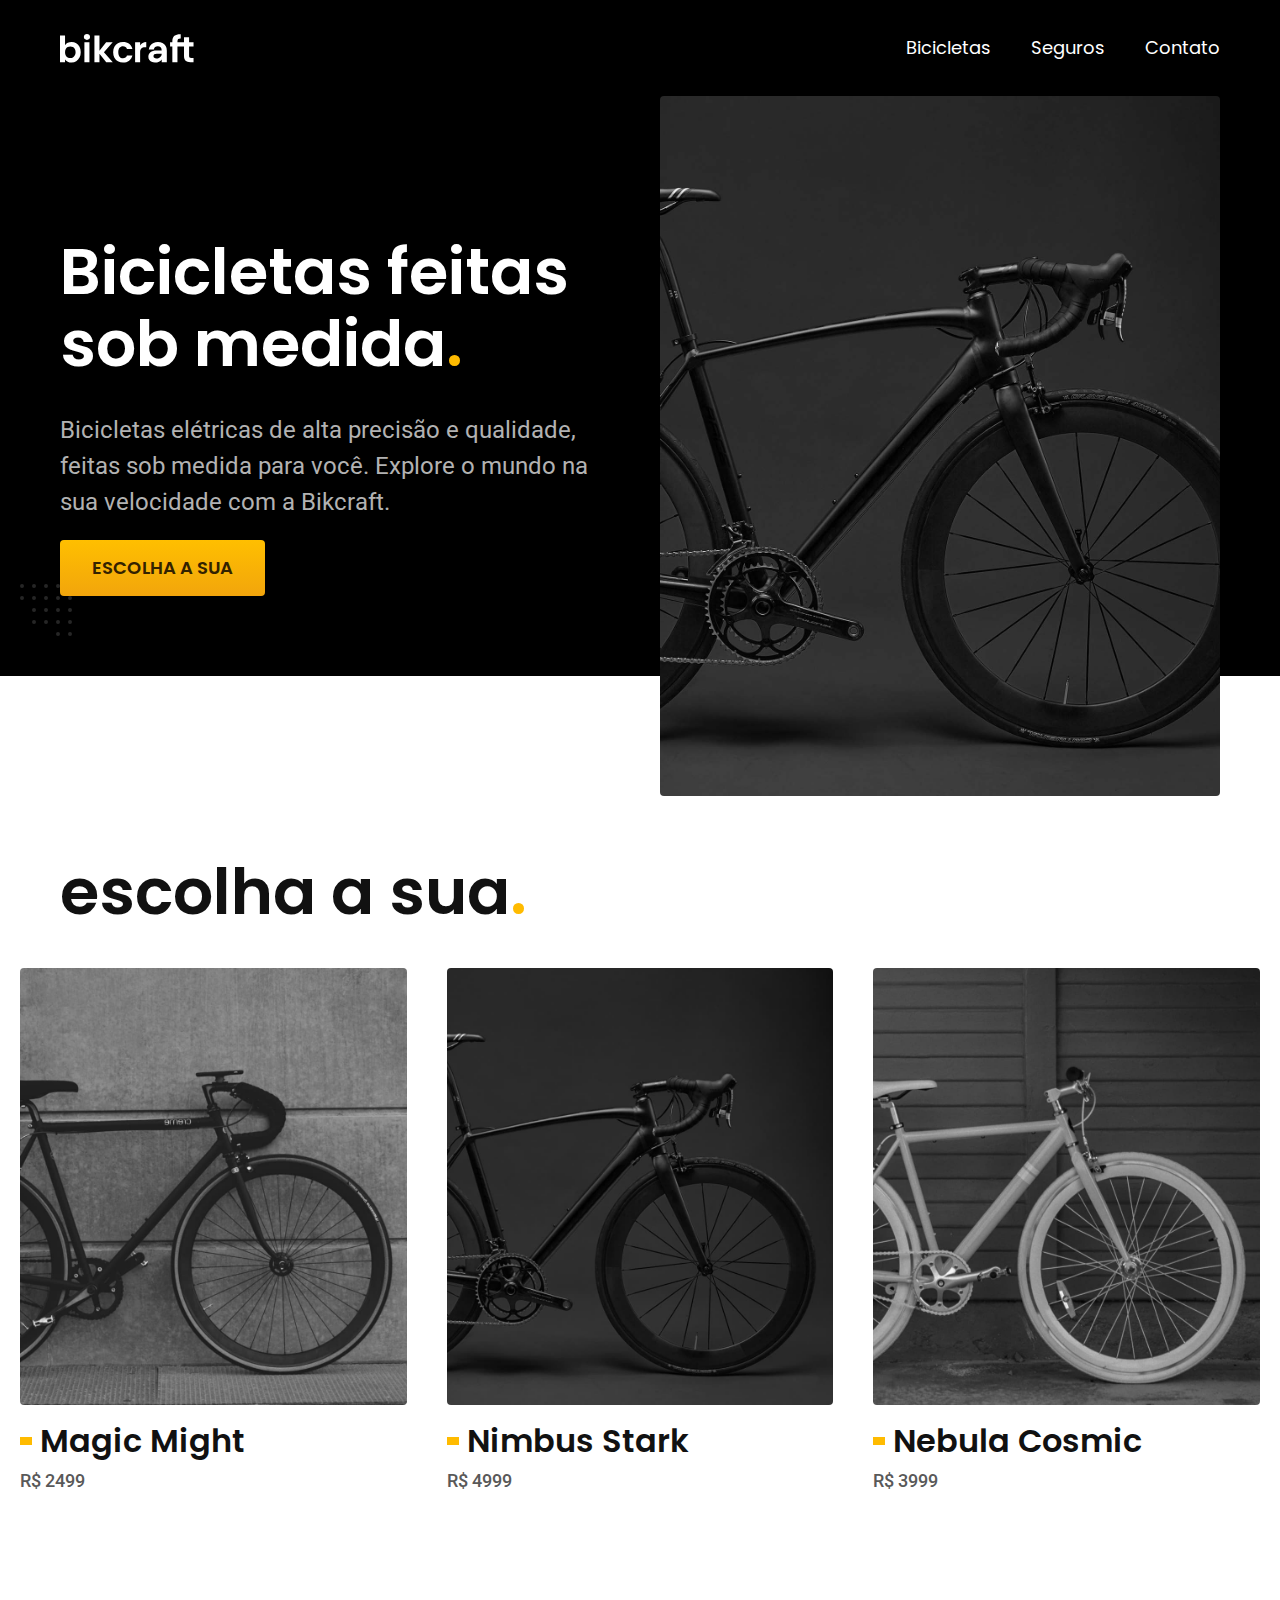
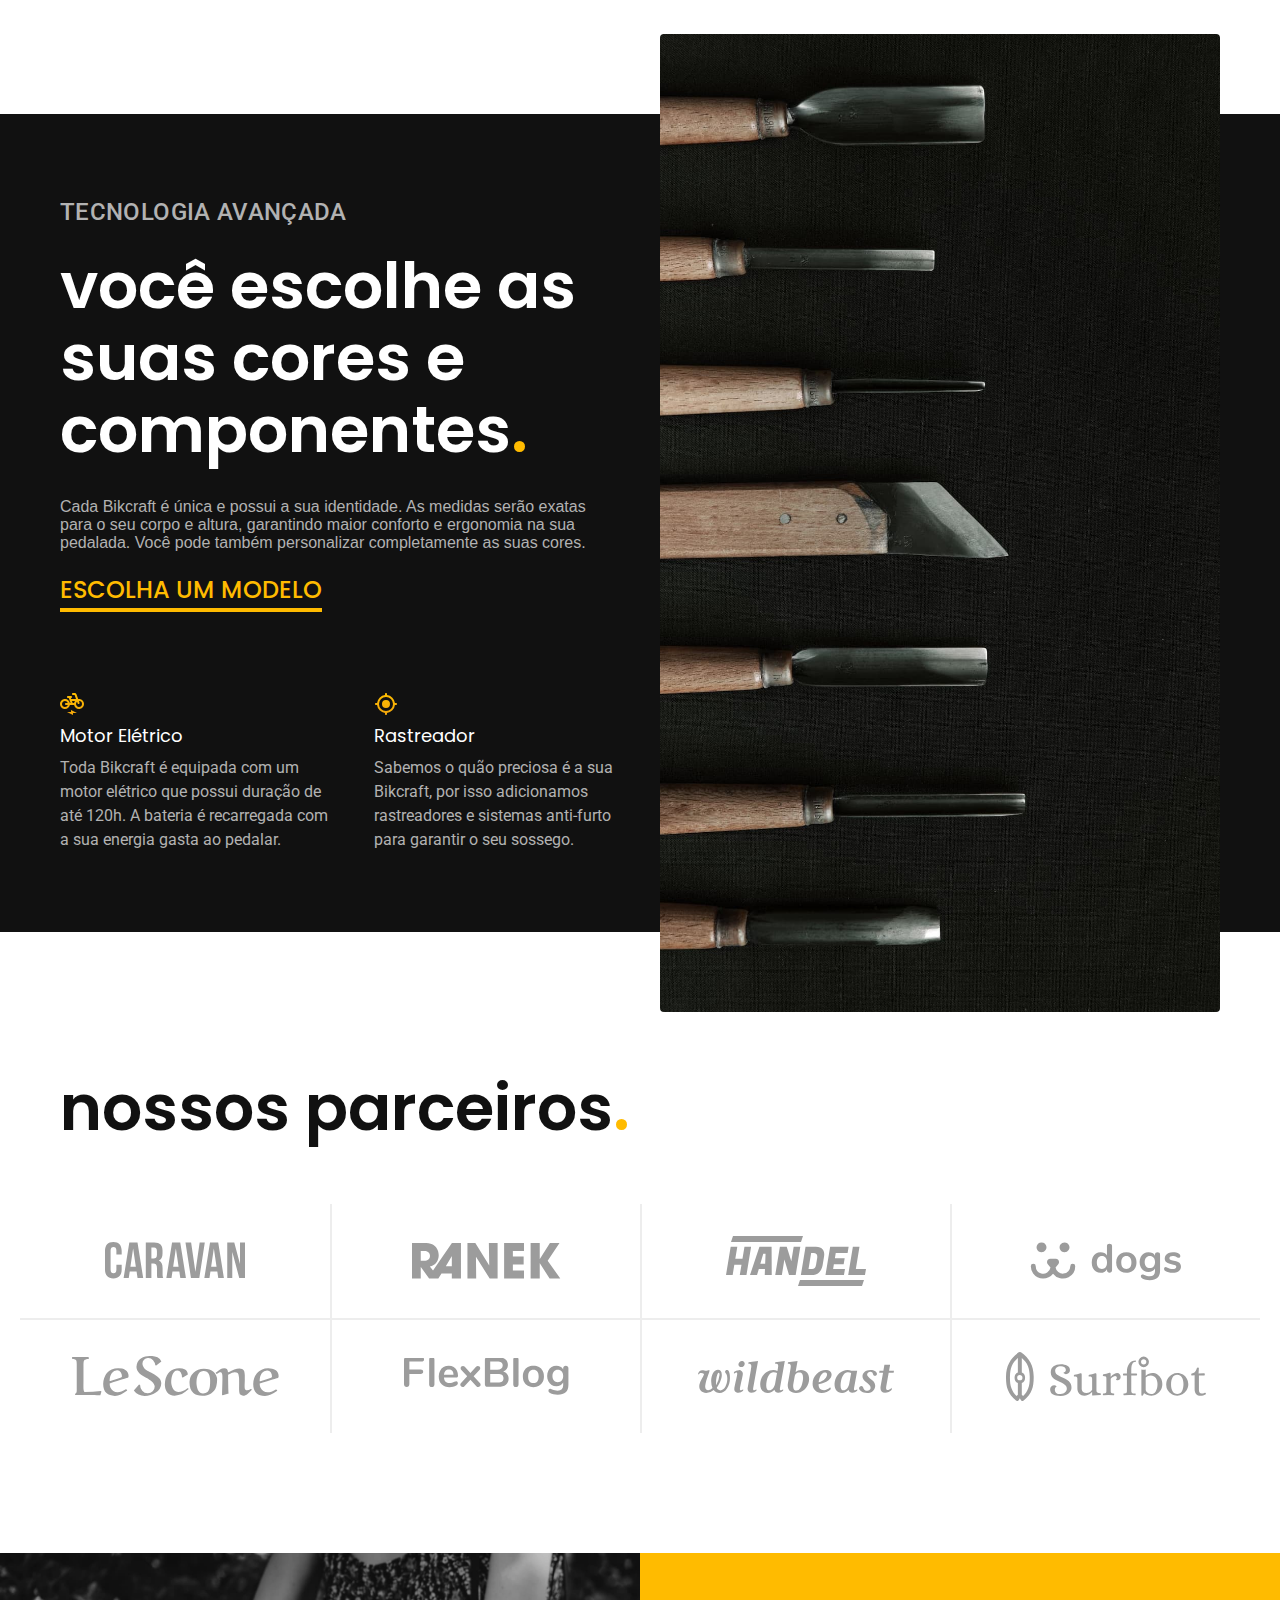
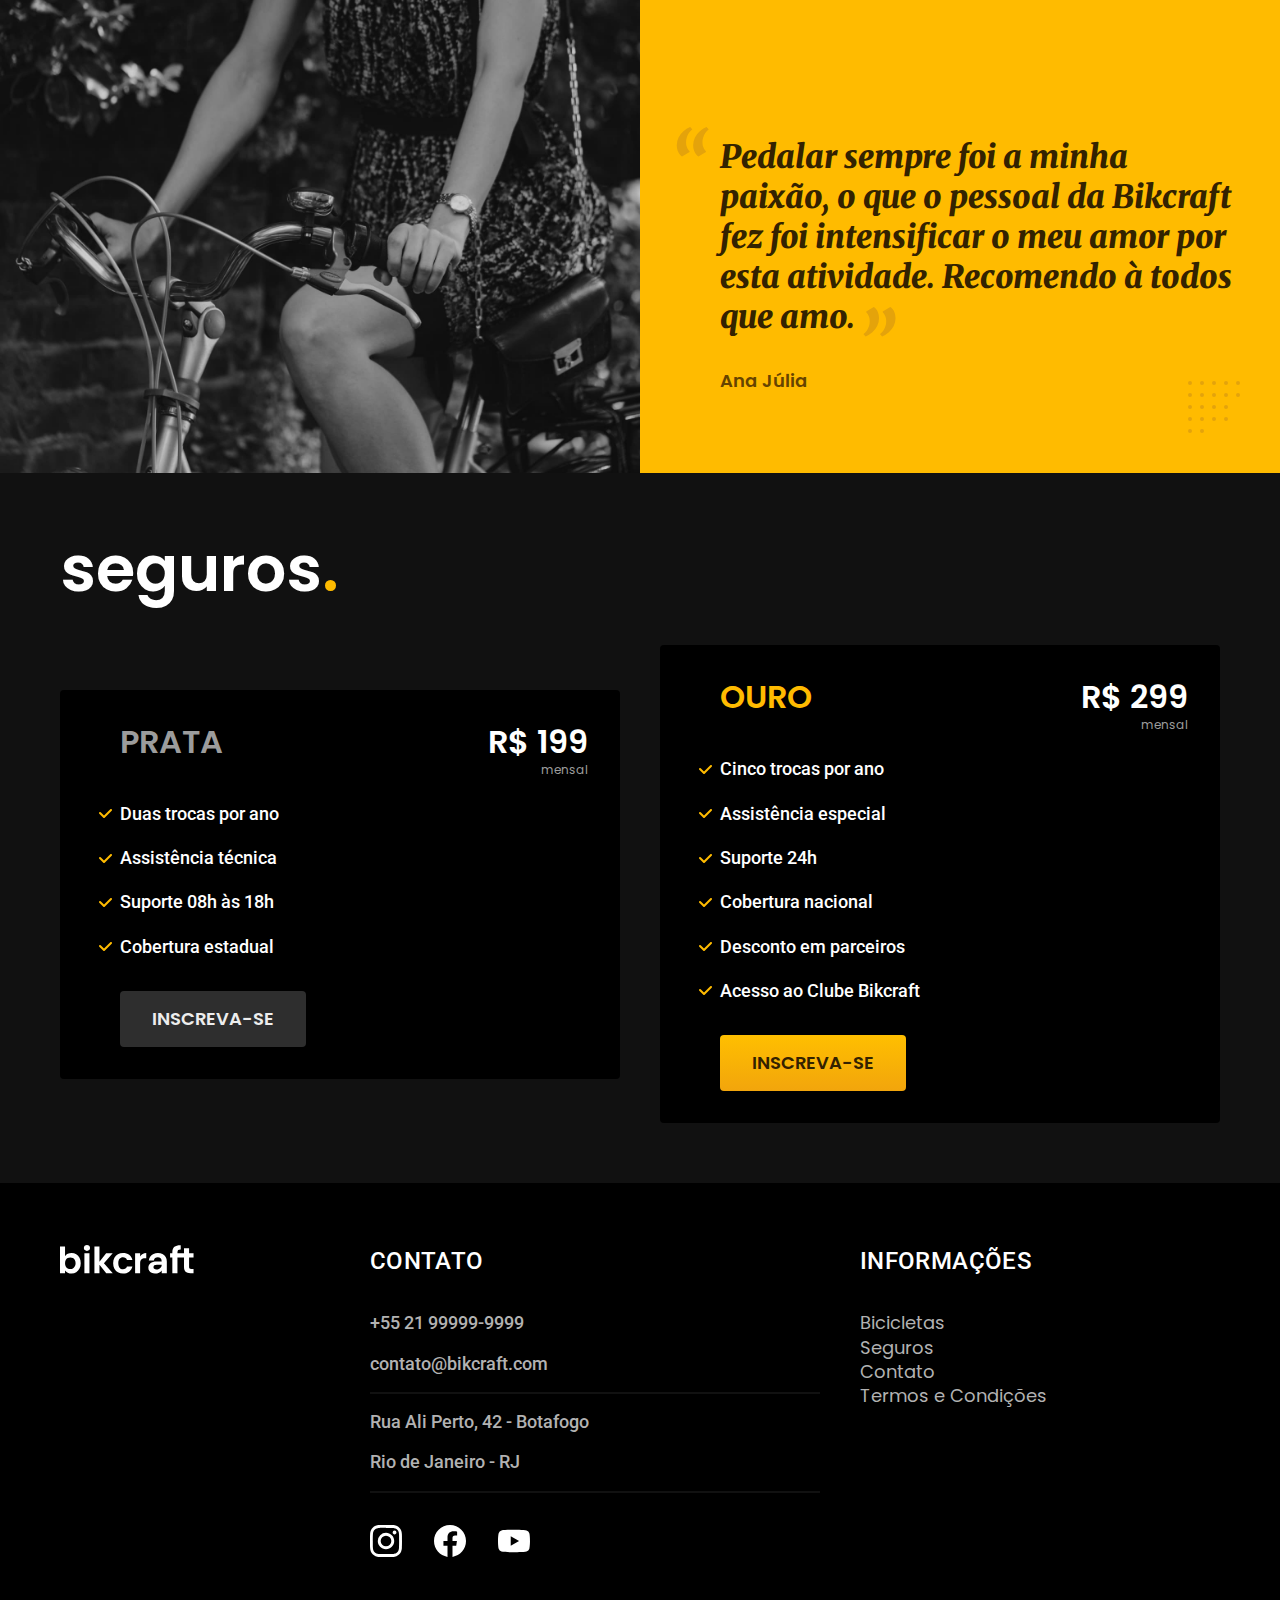
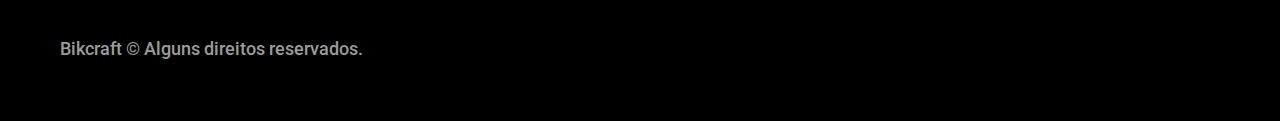
<file: index.html>
<!DOCTYPE html>
<html lang="pt-br">

<head>
  <meta charset="UTF-8">
  <meta http-equiv="X-UA-Compatible" content="IE=edge">
  <meta name="viewport" content="width=device-width, initial-scale=1.0">
  <title>Bikcraft - Bicicletas Elétricas</title>
  <meta name="description" content="Bicicletas elétricas de alta precisão e qualidade, feitas sob medida para você. Explore o mundo na sua velocidade com a Bikcraft.">
  <link rel="icon" href="./favicon.svg" type="image/svg+xml">
  <link rel="preload" href="./css/style.min.css" as="style">
  <link rel="stylesheet" href="./css/style.min.css">
  <link rel="preconnect" href="https://fonts.googleapis.com">
  <link rel="preconnect" href="https://fonts.gstatic.com" crossorigin>
  <link href="https://fonts.googleapis.com/css2?family=Merriweather:ital,wght@1,900&family=Poppins:wght@400;600&family=Roboto:wght@400;500&display=swap" rel="stylesheet">

  <script>document.documentElement.classList.add('js')</script>
</head>

<body>
  <header class="header-bg">
    <div class="header container">
      <a href="./"><img src="./img/bikcraft.svg" width="136" height="32" alt="Bikcraft">
      </a>

      <nav aria-label="primaria">
        <ul class="header-menu font-1-m cor-0">
          <li><a href="./bicicletas.html">Bicicletas</a></li>
          <li><a href="./seguros.html">Seguros</a></li>
          <li><a href="./contato.html">Contato</a></li>
        </ul>
      </nav>
    </div>
  </header>

  <main class="intro-bg">
    <div class="intro container">
      <div class="intro-conteudo">
        <h1 class="font-1-xxl cor-0 fadeInDown" data-anime="200">Bicicletas feitas sob medida<span class="cor-p1">.</span></h1>
        <p class="font-2-l cor-5 fadeInDown" data-anime="400">Bicicletas elétricas de alta precisão e qualidade, feitas sob medida para você. Explore o mundo na sua velocidade com a Bikcraft.</p>
        <a class="botao fadeInDown" data-anime="600" href="./bicicletas.html">Escolha a sua</a>
      </div>
      <picture data-anime="800" class="fadeInDown">
        <source media="(max-width: 800px)" srcset="./img/bicicletas/nimbus.jpg">
        <img src="./img/fotos/introducao.jpg" width="1280" height="1600" alt="Bicicleta elétrica preta.">
      </picture>

    </div>
  </main>


  <article class="bicicletas-lista">
    <h2 class="container font-1-xxl">escolha a sua<span class="cor-p1">.</span></h2>

    <ul>
      <li>
        <a href="./bicicletas/magic.html">
          <img src="./img/bicicletas/magic-home.jpg" width="920" height="1040" alt="Bicicleta preta">
          <h3 class="font-1-xl">Magic Might</h3>
          <span class="font-2-m cor-8">R$ 2499</span>
        </a>
      </li>
      <li>
        <a href="./bicicletas/nimbus.html">
          <img src="./img/bicicletas/nimbus-home.jpg" width="920" height="1040" alt="Bicicleta preta">
          <h3 class="font-1-xl">Nimbus Stark</h3>
          <span class="font-2-m cor-8">R$ 4999</span>
        </a>
      </li>
      <li>
        <a href="./bicicletas/nebula.html">
          <img src="./img/bicicletas/nebula-home.jpg" width="920" height="1040" alt="Bicicleta preta">
          <h3 class="font-1-xl">Nebula Cosmic</h3>
          <span class="font-2-m cor-8">R$ 3999</span>
        </a>
      </li>
    </ul>
  </article>


  <article class="tecnologia-bg">
    <div class="tecnologia container">
      <div class="tecnologia-conteudo">
        <span class="font-2-l-b cor-5">Tecnologia avançada</span>
        <h2 class="font-1-xxl cor-0">você escolhe as suas cores e componentes<span class="cor-p1">.</span></h2>
        <p class="font-2-1 cor-5">Cada Bikcraft é única e possui a sua identidade. As medidas serão exatas para o seu corpo e altura, garantindo maior conforto e ergonomia na sua pedalada. Você pode também personalizar completamente as suas cores.</p>
        <a class="link" href=".bicicletas.html">Escolha um modelo</a>
        <div class="tecnologia-vantagens">
          <div>
            <img src="./img/icones/eletrica.svg" width="24" height="24" alt="">
            <h3 class="font-1-m cor-0">Motor Elétrico</h3>
            <p class="font-2-s cor-5">Toda Bikcraft é equipada com um motor elétrico que possui duração de até 120h. A bateria é recarregada com a sua energia gasta ao pedalar.</p>
          </div>
          <div>
            <img src="./img/icones/rastreador.svg" width="24" height="24" alt="">
            <h3 class="font-1-m cor-0">Rastreador</h3>
            <p class="font-2-s cor-5">Sabemos o quão preciosa é a sua Bikcraft, por isso adicionamos rastreadores e sistemas anti-furto para garantir o seu sossego.</p>
          </div>
        </div>
      </div>
      <div class="tecnologia-imagem">
        <img class src="./img/fotos/tecnologia.jpg" width="1200" height="1920" alt="">
      </div>
    </div>
  </article>

  <section class="parceiros" aria-label="Nossos Parceiros">
    <h2 class="container font-1-xxl">nossos parceiros<span class="cor-p1">.</span></h2>
    <ul>
      <li> <img src="./img/parceiros/caravan.svg" width="140" height="38" alt="caravan"></li>
      <li> <img src="./img/parceiros/ranek.svg" width="149" height="36" alt="ranek"></li>
      <li> <img src="./img/parceiros/handel.svg" width="140" height="50" alt="handel"></li>
      <li> <img src="./img/parceiros/dogs.svg" width="152" height="39" alt="dogs"></li>
      <li> <img src="./img/parceiros/lescone.svg" width="208" height="41" alt="lescone"></li>
      <li> <img src="./img/parceiros/flexblog.svg" width="165" height="38" alt="flexblog"></li>
      <li> <img src="./img/parceiros/wildbeast.svg" width="196" height="34" alt="wildbeast"></li>
      <li> <img src="./img/parceiros/surfbot.svg" width="200" height="49" alt="surfbot"></li>
    </ul>
  </section>

  <section class="depoimento" aria-label="Depoimento">
    <div>
      <img src="./img/fotos/depoimento.jpg" width="1560" height="1360" alt="Pessoa pedalando uma bicicleta Bikcraft">
    </div>
    <div class="depoimento-conteudo">
      <blockquote class="font-1-xl cor-p5">
        <p>
          Pedalar sempre foi a minha paixão, o que o pessoal da Bikcraft fez foi intensificar o meu amor por esta atividade. Recomendo à todos que amo.
        </p>
      </blockquote>
      <span class="font-1-m-b cor-p4"> Ana Júlia</span>
    </div>
  </section>

  <article class="seguros-bg">
    <div class="seguros container">
      <h2 class="font-1-xxl cor-0">seguros<span class="cor-p1">.</span></h2>
      <div class="seguros-item">
        <h3 class="font-1-xl cor-6"> PRATA</h3>
        <span class="font-1-xl cor-0">R$ 199 <span class="font-1-xs cor-6">mensal</span></span>
        <ul class="font-2-m cor-0">
          <li>Duas trocas por ano</li>
          <li> Assistência técnica</li>
          <li>Suporte 08h às 18h</li>
          <li>Cobertura estadual</li>
        </ul>
        <a class="botao secundario" href="./orcamento.html">Inscreva-se</a>
      </div>
      <div class="seguros-item">
        <h3 class="font-1-xl cor-p1"> OURO</h3>
        <span class="font-1-xl cor-0">R$ 299 <span class="font-1-xs cor-6">mensal</span></span>
        <ul class="font-2-m cor-0">
          <li>Cinco trocas por ano</li>
          <li>Assistência especial</li>
          <li>Suporte 24h</li>
          <li>Cobertura nacional</li>
          <li>Desconto em parceiros</li>
          <li>Acesso ao Clube Bikcraft</li>
        </ul>
        <a class="botao" href="./orcamento.html">Inscreva-se</a>
      </div>
  </article>

  <footer class="footer-bg">
    <div class="footer container">
      <img src="./img/bikcraft.svg" width="136" height="32" alt="Bikcraft">
      <div class="footer-contato">
        <h3 class="font-2-l-b cor-0">Contato</h3>
        <ul class="font-2-m cor-5">
          <li><a href="tel:+5521999999999">+55 21 99999-9999</a></li>
          <li><a href="mailto:contato@bikcraft.com">contato@bikcraft.com</a></li>
          <li>Rua Ali Perto, 42 - Botafogo</li>
          <li>Rio de Janeiro - RJ</li>
        </ul>
        <div class="footer-redes">
          <a href="./"><img src="./img/redes/instagram.svg" width="32" height="32" alt="Instagram"></a>
          <a href="./"><img src="./img/redes/facebook.svg" width="32" height="32" alt="Facebook"></a>
          <a href="./"><img src="./img/redes/youtube.svg" width="32" height="32" alt="Youtube"></a>
        </div>
      </div>
      <div class="footer-informacoes">
        <h3 class="font-2-l-b cor-0">Informações</h3>
        <nav>
          <ul class="font-1-m cor-5">
            <li><a href="./bicicletas.html">Bicicletas</a></li>
            <li><a href="./segutos.html">Seguros</a></li>
            <li><a href="./contato.html">Contato</a></li>
            <li><a href="./termos.html">Termos e Condições</a></li>
          </ul>
        </nav>
      </div>
      <p class="footer-copy font-2-m cor-6">Bikcraft © Alguns direitos reservados.</p>
    </div>
  </footer>

  <script src="./js/plugins/simple-anime.js"></script>
  <script src="./js/script.js"></script>
</body>

</html>
</file>
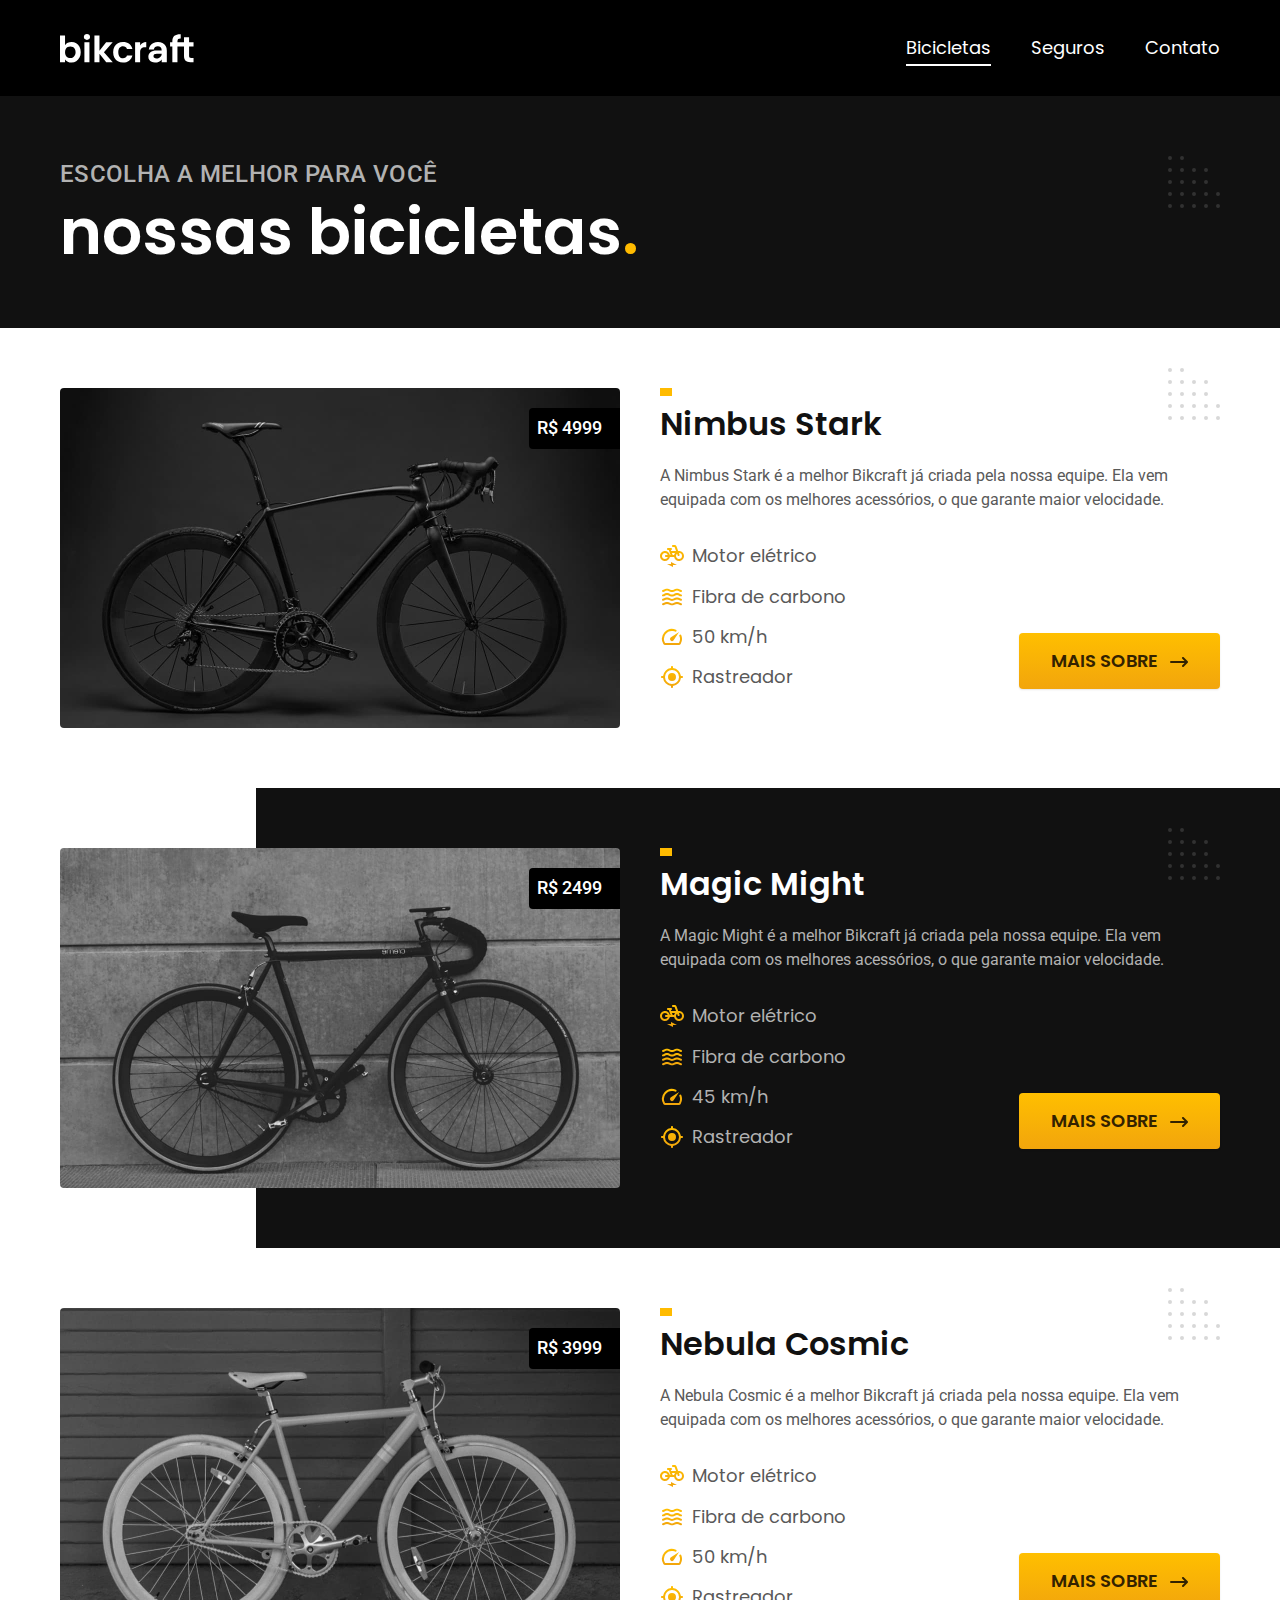
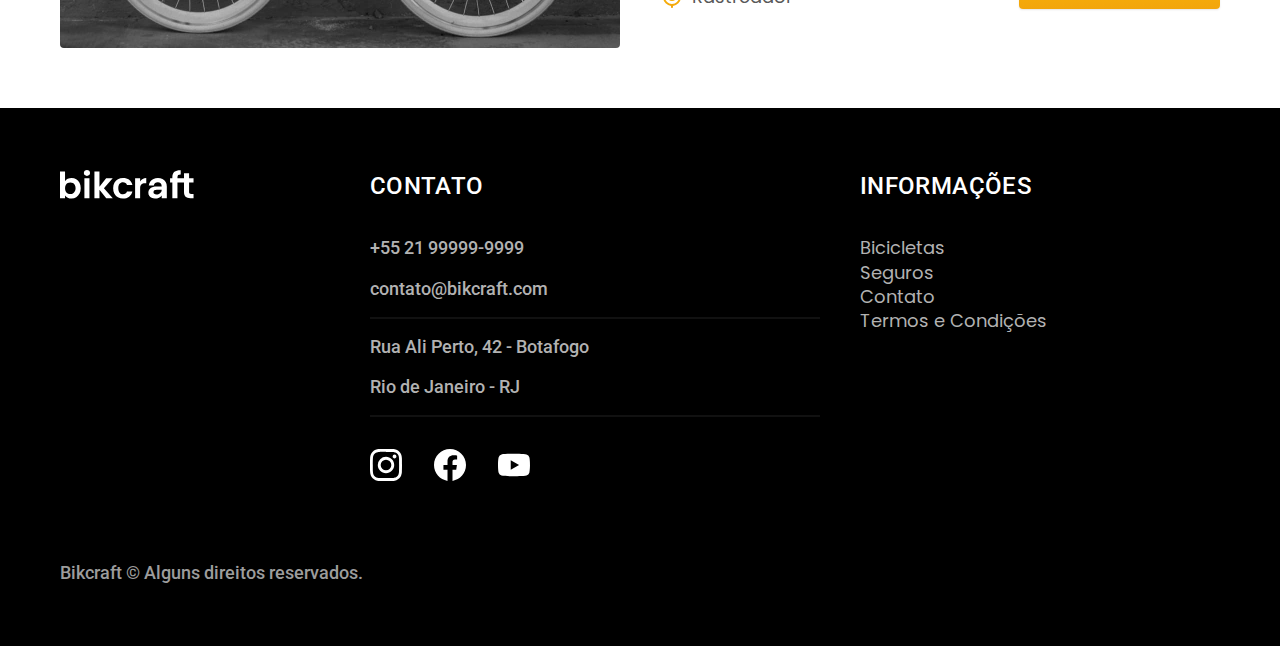
<file: bicicletas.html>
<!DOCTYPE html>
<html lang="pt-br">

<head>
  <meta charset="UTF-8">
  <meta http-equiv="X-UA-Compatible" content="IE=edge">
  <meta name="viewport" content="width=device-width, initial-scale=1.0">
  <title>Bicicletas | Bikcraft</title>
  <meta name="description" content="Bicicletas.">
  <link rel="icon" href="./favicon.svg" type="image/svg+xml">
  <link rel="preload" href="./css/style.min.css" as="style">
  <link rel="stylesheet" href="./css/style.min.css">
  <link rel="preconnect" href="https://fonts.googleapis.com">
  <link rel="preconnect" href="https://fonts.gstatic.com" crossorigin>
  <link href="https://fonts.googleapis.com/css2?family=Merriweather:ital,wght@1,900&family=Poppins:wght@400;600&family=Roboto:wght@400;500&display=swap" rel="stylesheet">
  <script>document.documentElement.classList.add('js');</script>
  <script>document.documentElement.classList.add('js')</script>
</head>

<body id="bicicletas">
  <header class="header-bg">
    <div class="header container">
      <a href="./"><img src="./img/bikcraft.svg" alt="Bikcraft">
      </a>

      <nav aria-label="primaria">
        <ul class="header-menu font-1-m cor-0">
          <li><a href="./bicicletas.html">Bicicletas</a></li>
          <li><a href="./seguros.html">Seguros</a></li>
          <li><a href="./contato.html">Contato</a></li>
        </ul>
      </nav>
    </div>
  </header>

  <main>
    <div class="titulo-bg">
      <div class="titulo container">
        <p class="font-2-l-b cor-5">escolha a melhor para você</p>
        <h1 class="font-1-xxl cor-0">nossas bicicletas<span class="cor-p1">.</span></h1>
      </div>
    </div>

    <div class="bicicletas container">
      <div class="bicicletas-imagem">
        <img src="./img/bicicletas/nimbus.jpg" alt="Bicicleta preta">
        <span class="font-2-m cor-0">R$ 4999</span>
      </div>
      <div class="bicicletas-conteudo">
        <h2 class="font-1-xl">Nimbus Stark</h2>
        <p class="font-2-s cor-8">A Nimbus Stark é a melhor Bikcraft já criada pela nossa equipe. Ela vem equipada com os melhores acessórios, o que garante maior velocidade.</p>
        <ul class="font-1-m cor-8">
          <li>
            <img src="./img/icones/eletrica.svg" alt="">
            Motor elétrico
          </li>
          <li>
            <img src="./img/icones/carbono.svg" alt="">
            Fibra de carbono
          </li>
          <li>
            <img src="./img/icones/velocidade.svg" alt="">
            50 km/h
          </li>
          <li>
            <img src="./img/icones/rastreador.svg" alt="">
            Rastreador
          </li>
        </ul>
        <a class="botao seta" href="./bicicletas/nimbus.html">Mais Sobre</a>
      </div>
    </div>

    <div class="bicicletas-bg">
      <div class="bicicletas container">
        <div class="bicicletas-imagem">
          <img src="./img/bicicletas/magic.jpg" alt="Bicicleta preta">
          <span class="font-2-m cor-0">R$ 2499</span>
        </div>
        <div class="bicicletas-conteudo">
          <h2 class="font-1-xl cor-0">Magic Might</h2>
          <p class="font-2-s cor-5">A Magic Might é a melhor Bikcraft já criada pela nossa equipe. Ela vem equipada com os melhores acessórios, o que garante maior velocidade.</p>
          <ul class="font-1-m cor-5">
            <li>
              <img src="./img/icones/eletrica.svg" alt="">
              Motor elétrico
            </li>
            <li>
              <img src="./img/icones/carbono.svg" alt="">
              Fibra de carbono
            </li>
            <li>
              <img src="./img/icones/velocidade.svg" alt="">
              45 km/h
            </li>
            <li>
              <img src="./img/icones/rastreador.svg" alt="">
              Rastreador
            </li>
          </ul>
          <a class="botao seta" href="./bicicletas/magic.html">Mais Sobre</a>
        </div>
      </div>
    </div>

    <div class="bicicletas container">
      <div class="bicicletas-imagem">
        <img src="./img/bicicletas/nebula.jpg" alt="Bicicleta preta">
        <span class="font-2-m cor-0">R$ 3999</span>
      </div>
      <div class="bicicletas-conteudo">
        <h2 class="font-1-xl">Nebula Cosmic</h2>
        <p class="font-2-s cor-8">A Nebula Cosmic é a melhor Bikcraft já criada pela nossa equipe. Ela vem equipada com os melhores acessórios, o que garante maior velocidade.</p>
        <ul class="font-1-m cor-8">
          <li>
            <img src="./img/icones/eletrica.svg" alt="">
            Motor elétrico
          </li>
          <li>
            <img src="./img/icones/carbono.svg" alt="">
            Fibra de carbono
          </li>
          <li>
            <img src="./img/icones/velocidade.svg" alt="">
            50 km/h
          </li>
          <li>
            <img src="./img/icones/rastreador.svg" alt="">
            Rastreador
          </li>
        </ul>
        <a class="botao seta" href="./bicicletas/nebula.html">Mais Sobre</a>
      </div>
    </div>
    </div>

  </main>

  <footer class="footer-bg">
    <div class="footer container">
      <img src="./img/bikcraft.svg" alt="Bikcraft">
      <div class="footer-contato">
        <h3 class="font-2-l-b cor-0">Contato</h3>
        <ul class="font-2-m cor-5">
          <li><a href="tel:+5521999999999">+55 21 99999-9999</a></li>
          <li><a href="mailto:contato@bikcraft.com">contato@bikcraft.com</a></li>
          <li>Rua Ali Perto, 42 - Botafogo</li>
          <li>Rio de Janeiro - RJ</li>
        </ul>
        <div class="footer-redes">
          <a href="./"><img src="./img/redes/instagram.svg" alt="Instagram"></a>
          <a href="./"><img src="./img/redes/facebook.svg" alt="Facebook"></a>
          <a href="./"><img src="./img/redes/youtube.svg" alt="Youtube"></a>
        </div>
      </div>
      <div class="footer-informacoes">
        <h3 class="font-2-l-b cor-0">Informações</h3>
        <nav>
          <ul class="font-1-m cor-5">
            <li><a href="./bicicletas.html">Bicicletas</a></li>
            <li><a href="./segutos.html">Seguros</a></li>
            <li><a href="./contato.html">Contato</a></li>
            <li><a href="./termos.html">Termos e Condições</a></li>
          </ul>
        </nav>
      </div>
      <p class="footer-copy font-2-m cor-6">Bikcraft © Alguns direitos reservados.</p>
    </div>
  </footer>
  <script src="./js/script.js"></script>
</body>

</html>
</file>
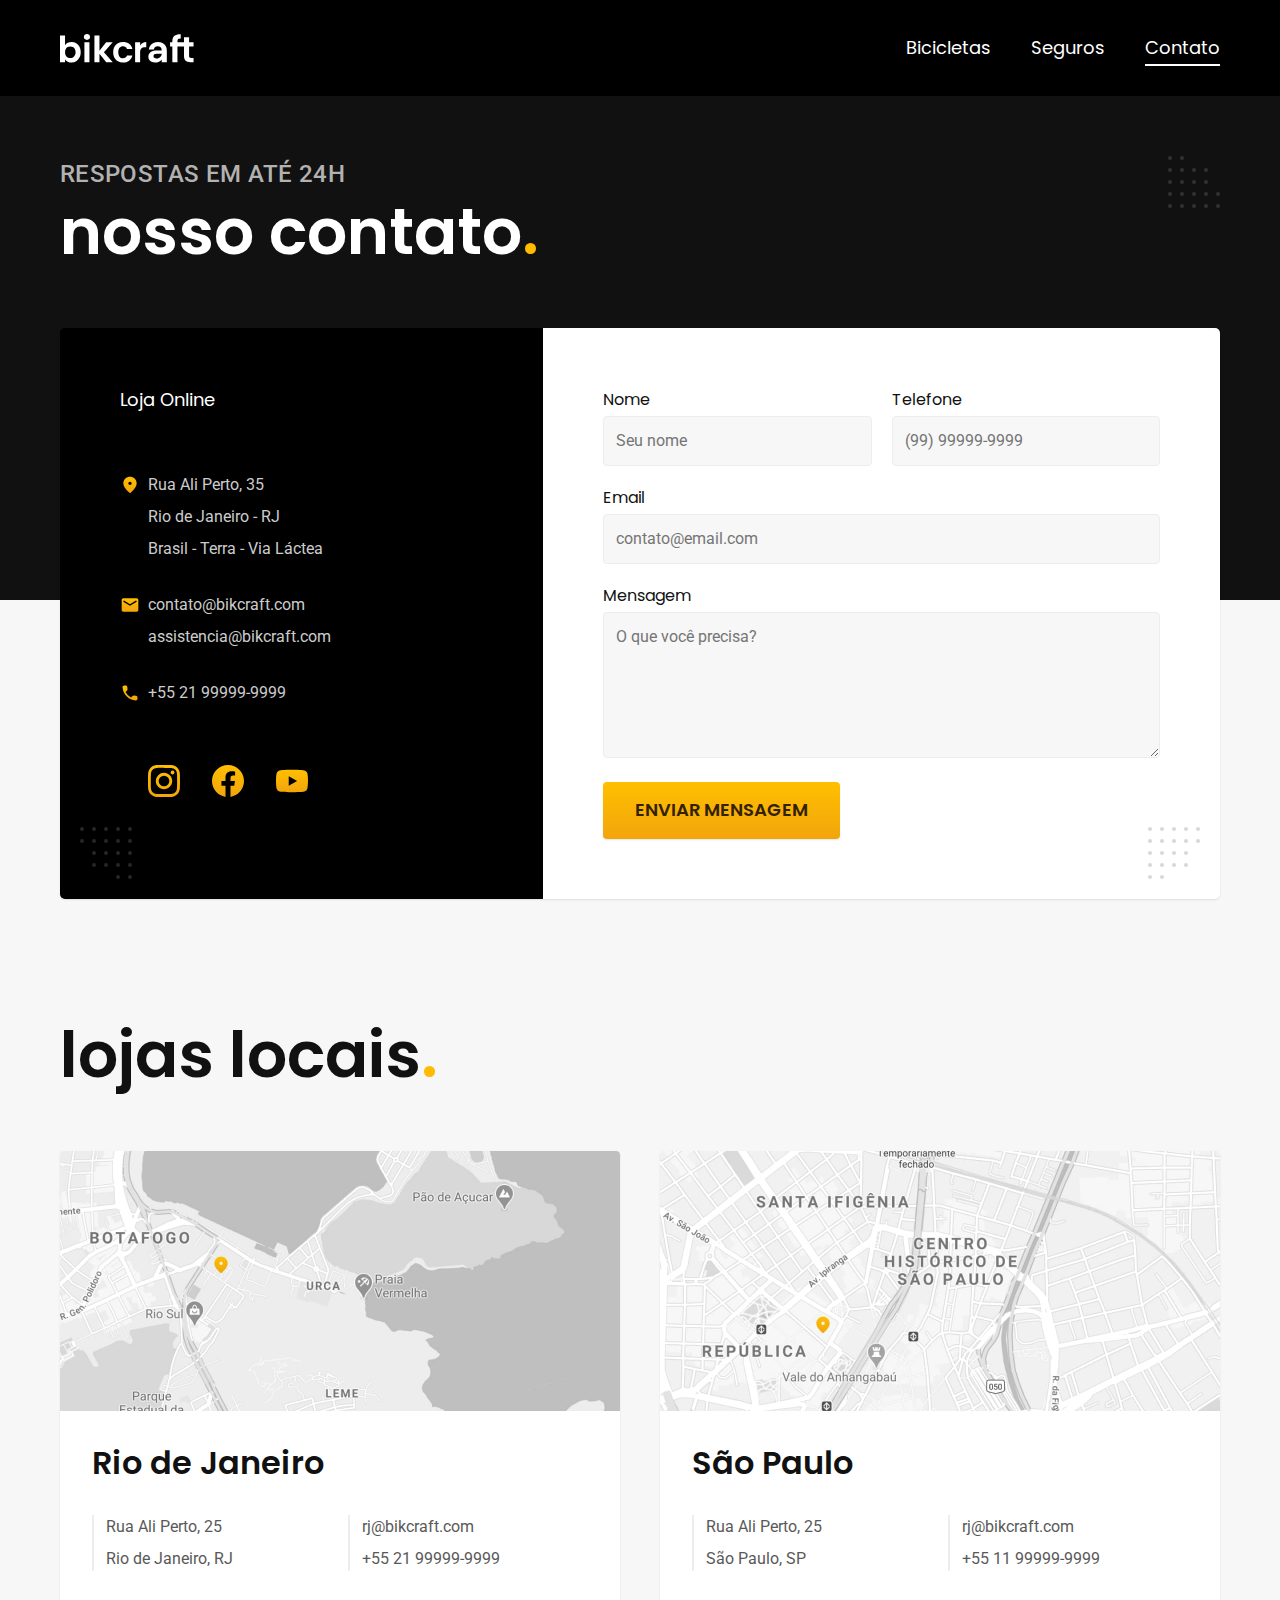
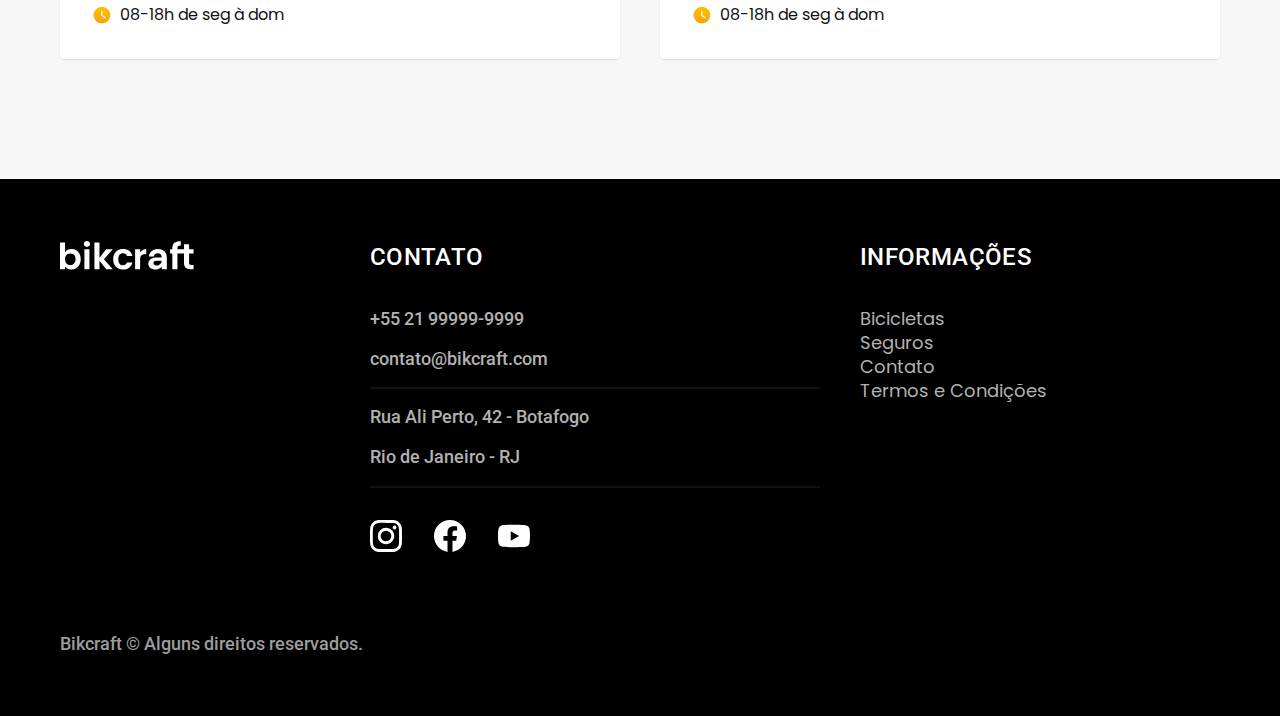
<file: contato.html>
<!DOCTYPE html>
<html lang="pt-br">

<head>
  <meta charset="UTF-8">
  <meta http-equiv="X-UA-Compatible" content="IE=edge">
  <meta name="viewport" content="width=device-width, initial-scale=1.0">
  <title>Contato | Bikcraft</title>
  <meta name="description" content="Contato">
  <link rel="icon" href="./favicon.svg" type="image/svg+xml">
  <link rel="preload" href="./css/style.min.css" as="style">
  <link rel="stylesheet" href="./css/style.min.css">
  <link rel="preconnect" href="https://fonts.googleapis.com">
  <link rel="preconnect" href="https://fonts.gstatic.com" crossorigin>
  <link href="https://fonts.googleapis.com/css2?family=Merriweather:ital,wght@1,900&family=Poppins:wght@400;600&family=Roboto:wght@400;500&display=swap" rel="stylesheet">
  <script>document.documentElement.classList.add('js');</script>
  <script>document.documentElement.classList.add('js')</script>
</head>

<body id="contato">
  <header class="header-bg">
    <div class="header container">
      <a href="./"><img src="./img/bikcraft.svg" alt="Bikcraft">
      </a>

      <nav aria-label="primaria">
        <ul class="header-menu font-1-m cor-0">
          <li><a href="./bicicletas.html">Bicicletas</a></li>
          <li><a href="./seguros.html">Seguros</a></li>
          <li><a href="./contato.html">Contato</a></li>
        </ul>
      </nav>
    </div>
  </header>

  <main>
    <div class="titulo-bg">
      <div class="titulo container">
        <p class="font-2-l-b cor-5">Respostas em até 24h</p>
        <h1 class="font-1-xxl cor-0">nosso contato<span class="cor-p1">.</span></h1>
      </div>
    </div>

    <div class="contato container">
      <section class="contato-dados" aria-label="Endereço">
        <h2 class="font-1-m cor-0">Loja Online</h2>
        <div class="contato-endereco font-2-s cor-4">
          <p>Rua Ali Perto, 35</p>
          <p>Rio de Janeiro - RJ</p>
          <p>Brasil - Terra - Via Láctea</p>
        </div>
        <address class="contato-meios font-2-s cor-4">
          <a href="mailto:contato@bikcraft.com">contato@bikcraft.com</a>
          <a href="mailto:assistencia@bikcraft.com">assistencia@bikcraft.com</a>
          <a href="tel:+5521999999999">+55 21 99999-9999</a>
        </address>
        <div class="contato-redes">
          <a href="./"><img src="./img/redes/instagram-p.svg" alt="Instagram"></a>
          <a href="./"><img src="./img/redes/facebook-p.svg" alt="Facebook"></a>
          <a href="./"><img src="./img/redes/youtube-p.svg" alt="Youtube"></a>
        </div>
      </section>
      <section class="contato-formulario" aria-label="Formulário">
        <form class="form" action=".contato/html">
          <div>
            <label for="nome">Nome</label>
            <input type="text" id="nome" name="nome" placeholder="Seu nome">
          </div>
          <div>
            <label for="telefone">Telefone</label>
            <input type="text" id="telefone" name="telefone" placeholder="(99) 99999-9999">
          </div>
          <div class="col-2">
            <label for="email">Email</label>
            <input type="email" id="email" name="email" placeholder="contato@email.com">
          </div>
          <div class="col-2">
            <label for="mensagem">Mensagem</label>
            <textarea rows="5" id="mensagem" name="mensagem" placeholder="O que você precisa?"></textarea>
          </div>
          <button class="botao col-2">Enviar mensagem</button>
        </form>
      </section>
    </div>
  </main>

  <article class="lojas container">
    <h2 class="font-1-xxl">lojas locais<span class="cor-p1">.</span></h2>
    <div class="lojas-item">
      <img src="./img/lojas/rj.jpg" alt="mapa marcando o endereço em Rua Ali Perto, 25 - Rio de Janeiro - RJ">
      <div class="lojas-conteudo">
        <h3 class="font-1-xl">Rio de Janeiro</h3>
        <div class="lojas-dados font-2-s cor-8">
          <p>Rua Ali Perto, 25</p>
          <p>Rio de Janeiro, RJ</p>
        </div>
        <div class="lojas-dados font-2-s cor-8">
          <a href="mailto:rj@bikcraft.com">rj@bikcraft.com</a>
          <a href="tel:+5521999999999">+55 21 99999-9999</a>
        </div>
        <p class="lojas-tempo font-1-s"><img src="./img/icones/horario.svg" alt="">08-18h de seg à dom</p>
      </div>
    </div>

    <div class="lojas-item">
      <img src="./img/lojas/sp.jpg" alt="mapa marcando o endereço em Rua Ali Perto, 25 - São Paulo - SP">
      <div class="lojas-conteudo">
        <h3 class="font-1-xl">São Paulo</h3>
        <div class="lojas-dados font-2-s cor-8">
          <p>Rua Ali Perto, 25</p>
          <p>São Paulo, SP</p>
        </div>
        <div class="lojas-dados font-2-s cor-8">
          <a href="mailto:sp@bikcraft.com">rj@bikcraft.com</a>
          <a href="tel:+5511999999999">+55 11 99999-9999</a>
        </div>
        <p class="lojas-tempo font-1-s"><img src="./img/icones/horario.svg" alt="">08-18h de seg à dom</p>
      </div>
    </div>
  </article>

  <footer class="footer-bg">
    <div class="footer container">
      <img src="./img/bikcraft.svg" alt="Bikcraft">
      <div class="footer-contato">
        <h3 class="font-2-l-b cor-0">Contato</h3>
        <ul class="font-2-m cor-5">
          <li><a href="tel:+5521999999999">+55 21 99999-9999</a></li>
          <li><a href="mailto:contato@bikcraft.com">contato@bikcraft.com</a></li>
          <li>Rua Ali Perto, 42 - Botafogo</li>
          <li>Rio de Janeiro - RJ</li>
        </ul>
        <div class="footer-redes">
          <a href="./"><img src="./img/redes/instagram.svg" alt="Instagram"></a>
          <a href="./"><img src="./img/redes/facebook.svg" alt="Facebook"></a>
          <a href="./"><img src="./img/redes/youtube.svg" alt="Youtube"></a>
        </div>
      </div>
      <div class="footer-informacoes">
        <h3 class="font-2-l-b cor-0">Informações</h3>
        <nav>
          <ul class="font-1-m cor-5">
            <li><a href="./bicicletas.html">Bicicletas</a></li>
            <li><a href="./segutos.html">Seguros</a></li>
            <li><a href="./contato.html">Contato</a></li>
            <li><a href="./termos.html">Termos e Condições</a></li>
          </ul>
        </nav>
      </div>
      <p class="footer-copy font-2-m cor-6">Bikcraft © Alguns direitos reservados.</p>
    </div>
  </footer>
  <script src="./js/script.js"></script>
</body>

</html>
</file>
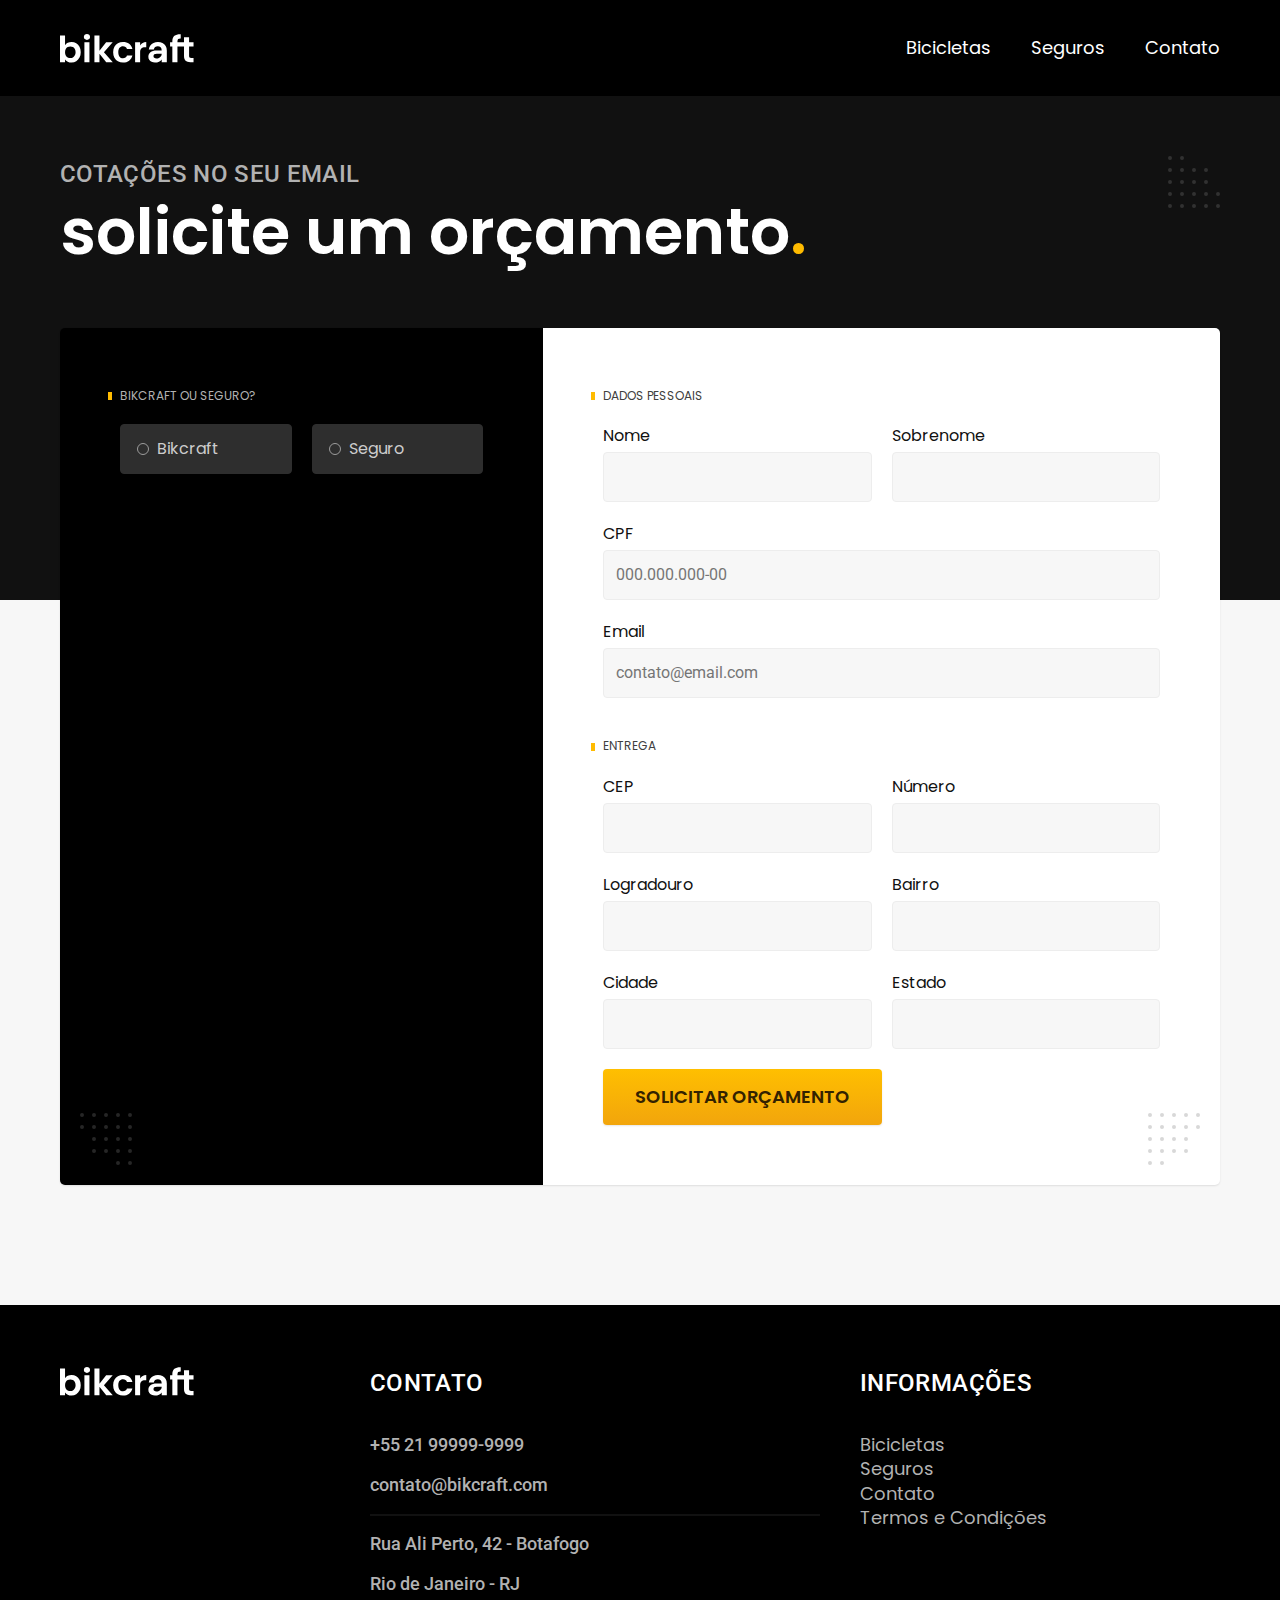
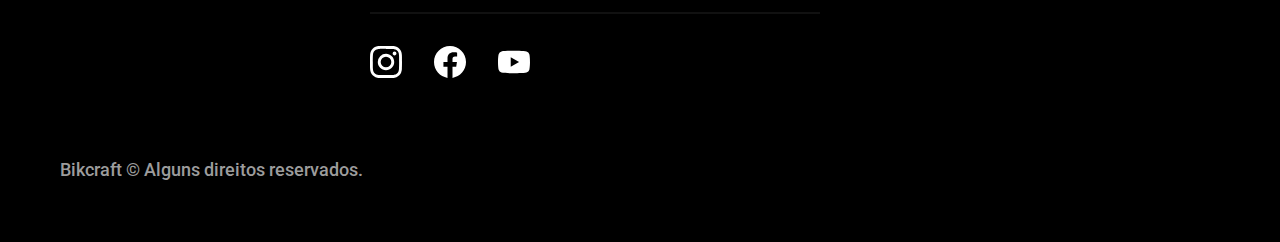
<file: orcamento.html>
<!DOCTYPE html>
<html lang="pt-br">

<head>
  <meta charset="UTF-8">
  <meta http-equiv="X-UA-Compatible" content="IE=edge">
  <meta name="viewport" content="width=device-width, initial-scale=1.0">
  <title>Orçamento | Bikcraft</title>
  <meta name="description" content="Orçamento">
  <link rel="icon" href="./favicon.svg" type="image/svg+xml">
  <link rel="preload" href="./css/style.min.css" as="style">
  <link rel="stylesheet" href="./css/style.min.css">
  <link rel="preconnect" href="https://fonts.googleapis.com">
  <link rel="preconnect" href="https://fonts.gstatic.com" crossorigin>
  <link href="https://fonts.googleapis.com/css2?family=Merriweather:ital,wght@1,900&family=Poppins:wght@400;600&family=Roboto:wght@400;500&display=swap" rel="stylesheet">
  <script>document.documentElement.classList.add('js');</script>
  <script>document.documentElement.classList.add('js')</script>
</head>

<body id="orcamento">
  <header class="header-bg">
    <div class="header container">
      <a href="./"><img src="./img/bikcraft.svg" alt="Bikcraft">
      </a>

      <nav aria-label="primaria">
        <ul class="header-menu font-1-m cor-0">
          <li><a href="./bicicletas.html">Bicicletas</a></li>
          <li><a href="./seguros.html">Seguros</a></li>
          <li><a href="./contato.html">Contato</a></li>
        </ul>
      </nav>
    </div>
  </header>

  <main>
    <div class="titulo-bg">
      <div class="titulo container">
        <p class="font-2-l-b cor-5">Cotações no seu email</p>
        <h1 class="font-1-xxl cor-0">solicite um orçamento<span class="cor-p1">.</span></h1>
      </div>

    </div>

    <form class="orcamento container" action="./">

      <div class="orcamento-produto">

        <h2 class="font-1-xs cor-5"> Bikcraft ou Seguro?</h2>

        <input type="radio" name="tipo" value="bikcraft" id="bikcraft">
        <label for="bikcraft">Bikcraft</label>

        <input type="radio" name="tipo" value="seguro" id="seguro">
        <label for="seguro">Seguro</label>

        <div class="orcamento-conteudo" id="orcamento-bikcraft">
          <h2 class="font-1-xs cor-5">Escolha a sua </h2>

          <input type="radio" name="produto" value="nimbus" id="nimbus">
          <label for="nimbus">Nimbus Stark <span>R$ 4999</span></label>

          <div class="orcamento-detalhes">
            <ul class="font-1-xs cor-8">
              <li> <img src="./img/icones/eletrica.svg" alt="">Motor Elétrico</li>
              <li> <img src="./img/icones/carbono.svg" alt="">Fibra de carbono</li>
              <li> <img src="./img/icones/velocidade.svg" alt="">50 km/h</li>
              <li> <img src="./img/icones/rastreador.svg" alt="">Rastreador</li>
            </ul>
            <img src="./img/bicicletas/nimbus.jpg" alt="Bicicleta preta">
          </div>

          <input type="radio" name="produto" value="magic" id="magic">
          <label for="magic">Magic Might <span>R$ 2499</span></label>

          <div class="orcamento-detalhes">
            <ul class="font-1-xs cor-8">
              <li> <img src="./img/icones/eletrica.svg" alt="">Motor Elétrico</li>
              <li> <img src="./img/icones/carbono.svg" alt="">Fibra de carbono</li>
              <li> <img src="./img/icones/velocidade.svg" alt="">45 km/h</li>
              <li> <img src="./img/icones/rastreador.svg" alt="">Rastreador</li>
            </ul>
            <img src="./img/bicicletas/magic-home.jpg" alt="Bicicleta preta">
          </div>

          <input type="radio" name="produto" value="nebula" id="nebula">
          <label for="nebula">Nebula Cosmic <span>R$ 3999</span></label>

          <div class="orcamento-detalhes">
            <ul class="font-1-xs cor-8">
              <li> <img src="./img/icones/eletrica.svg" alt="">Motor Elétrico</li>
              <li> <img src="./img/icones/carbono.svg" alt="">Fibra de carbono</li>
              <li> <img src="./img/icones/velocidade.svg" alt="">40 km/h</li>
              <li> <img src="./img/icones/rastreador.svg" alt="">Rastreador</li>
            </ul>
            <img src="./img/bicicletas/nebula.jpg" alt="Bicicleta preta">
          </div>

        </div>
        <div class="orcamento-conteudo" id="orcamento-seguro">
          <h2 class="font-1-xs cor-5">Escolha o plano</h2>
          <input type="radio" name="produto" value="prata" id="prata">
          <label for="prata">Prata <span>R$ 199</span>
          </label><input type="radio" name="produto" value="ouro" id="ouro">
          <label for="ouro">Ouro<span>R$ 299</span></label>
        </div>
      </div>
      <div class="orcamento-dados form">
        <h2 class="font-1-xs cor-9 col-2">dados pessoais</h2>
        <div>
          <label for="nome">Nome</label>
          <input type="text" id="nome" name="nome">
        </div>
        <div>
          <label for="sobrenome">Sobrenome</label>
          <input type="text" id="sobrenome" name="sobrenome">
        </div>
        <div class="col-2">
          <label for="cpf">CPF</label>
          <input type="text" id="cpf" name="cpf" placeholder="000.000.000-00">
        </div>
        <div class="col-2">
          <label for="email">Email</label>
          <input type="email" id="email" name="email" placeholder="contato@email.com">
        </div>
        <h2 class="font-1-xs cor-9 col-2">entrega</h2>
        <div>
          <label for="cep">CEP</label>
          <input type="text" id="cep" name="cep">
        </div>
        <div>
          <label for="numero">Número</label>
          <input type="text" id="numero" name="numero">
        </div>
        <div>
          <label for="logradouro">Logradouro</label>
          <input type="text" id="logradouro" name="logradouro">
        </div>
        <div>
          <label for="bairro">Bairro</label>
          <input type="text" id="bairro" name="bairro">
        </div>
        <div>
          <label for="cidade">Cidade</label>
          <input type="text" id="cidade" name="cidade">
        </div>
        <div>
          <label for="estado">Estado</label>
          <input type="text" id="estado" name="estado">
        </div>
        <button class="botao col-2">Solicitar Orçamento</button>
      </div>
    </form>

  </main>

  <footer class="footer-bg">
    <div class="footer container">
      <img src="./img/bikcraft.svg" alt="Bikcraft">
      <div class="footer-contato">
        <h3 class="font-2-l-b cor-0">Contato</h3>
        <ul class="font-2-m cor-5">
          <li><a href="tel:+5521999999999">+55 21 99999-9999</a></li>
          <li><a href="mailto:contato@bikcraft.com">contato@bikcraft.com</a></li>
          <li>Rua Ali Perto, 42 - Botafogo</li>
          <li>Rio de Janeiro - RJ</li>
        </ul>
        <div class="footer-redes">
          <a href="./"><img src="./img/redes/instagram.svg" alt="Instagram"></a>
          <a href="./"><img src="./img/redes/facebook.svg" alt="Facebook"></a>
          <a href="./"><img src="./img/redes/youtube.svg" alt="Youtube"></a>
        </div>
      </div>
      <div class="footer-informacoes">
        <h3 class="font-2-l-b cor-0">Informações</h3>
        <nav>
          <ul class="font-1-m cor-5">
            <li><a href="./bicicletas.html">Bicicletas</a></li>
            <li><a href="./segutos.html">Seguros</a></li>
            <li><a href="./contato.html">Contato</a></li>
            <li><a href="./termos.html">Termos e Condições</a></li>
          </ul>
        </nav>
      </div>
      <p class="footer-copy font-2-m cor-6">Bikcraft © Alguns direitos reservados.</p>
    </div>
  </footer>
  <script src="./js/script.js"></script>
</body>

</html>
</file>
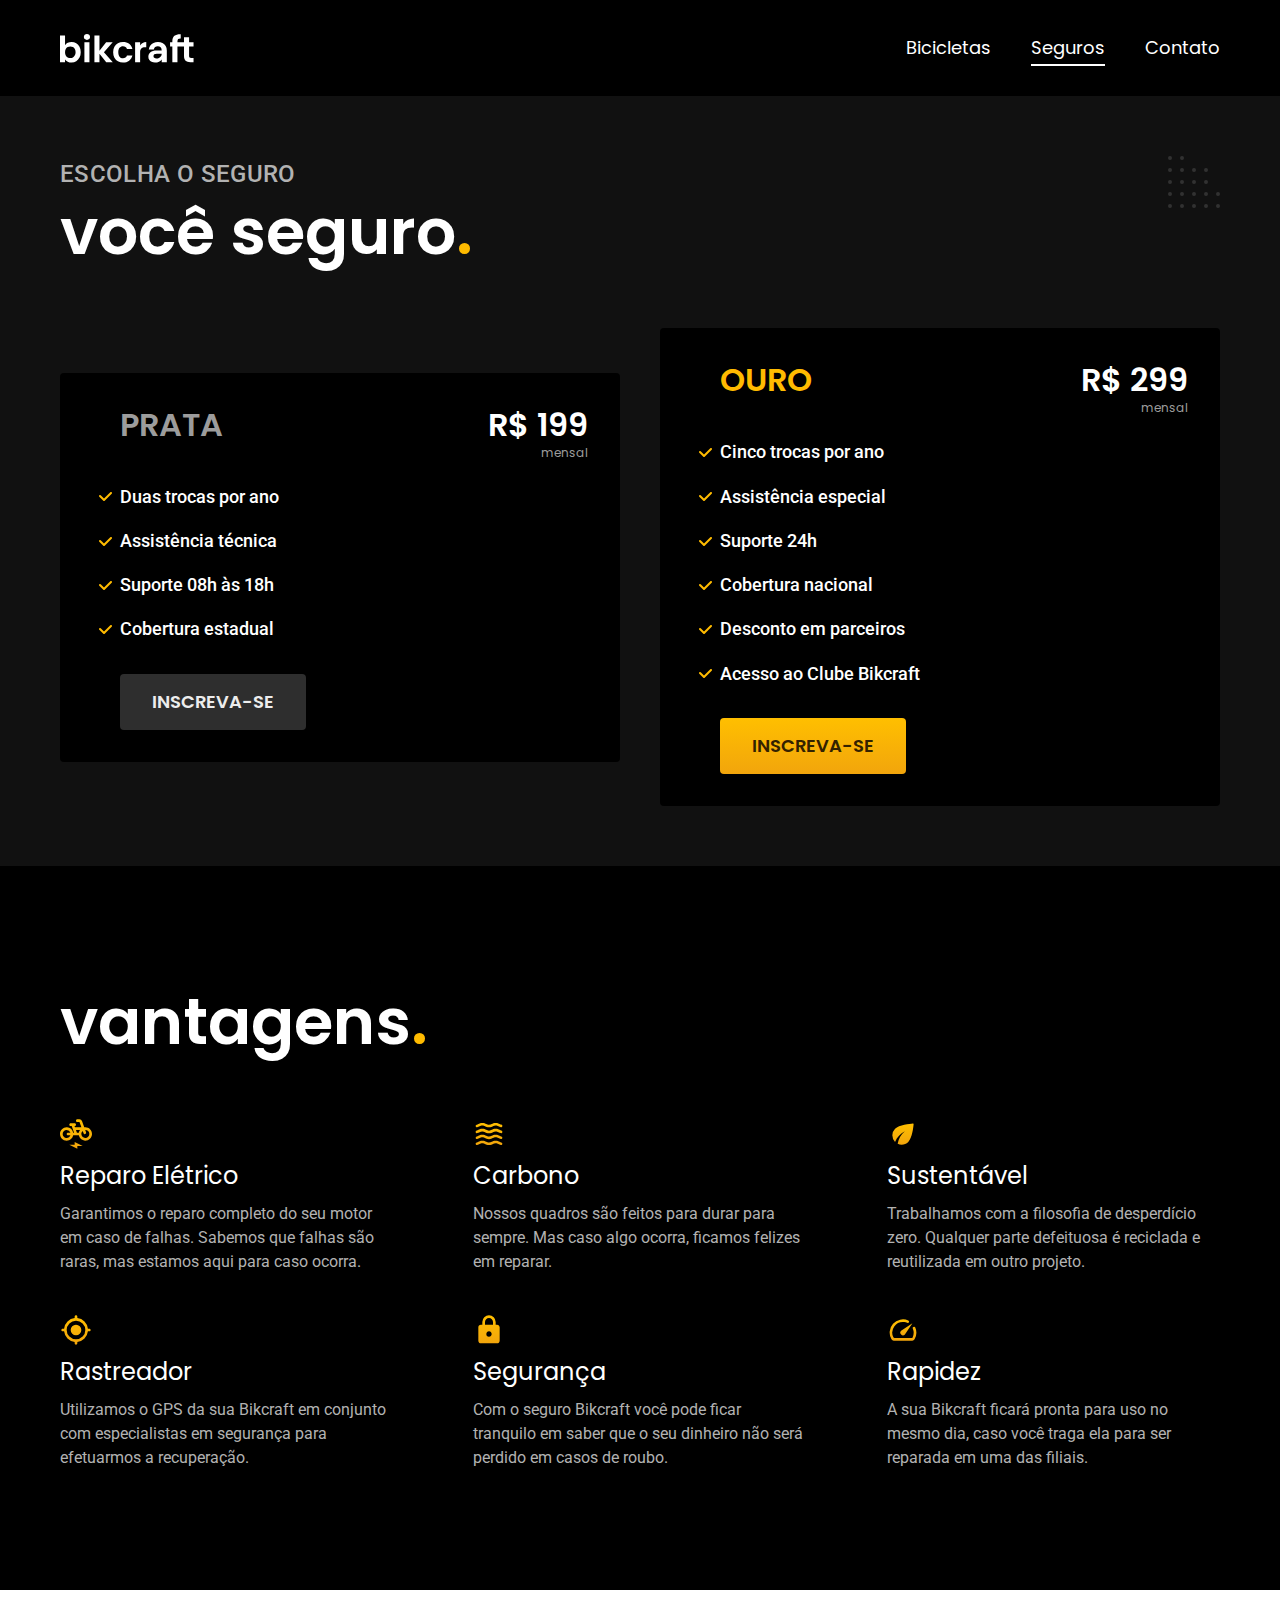
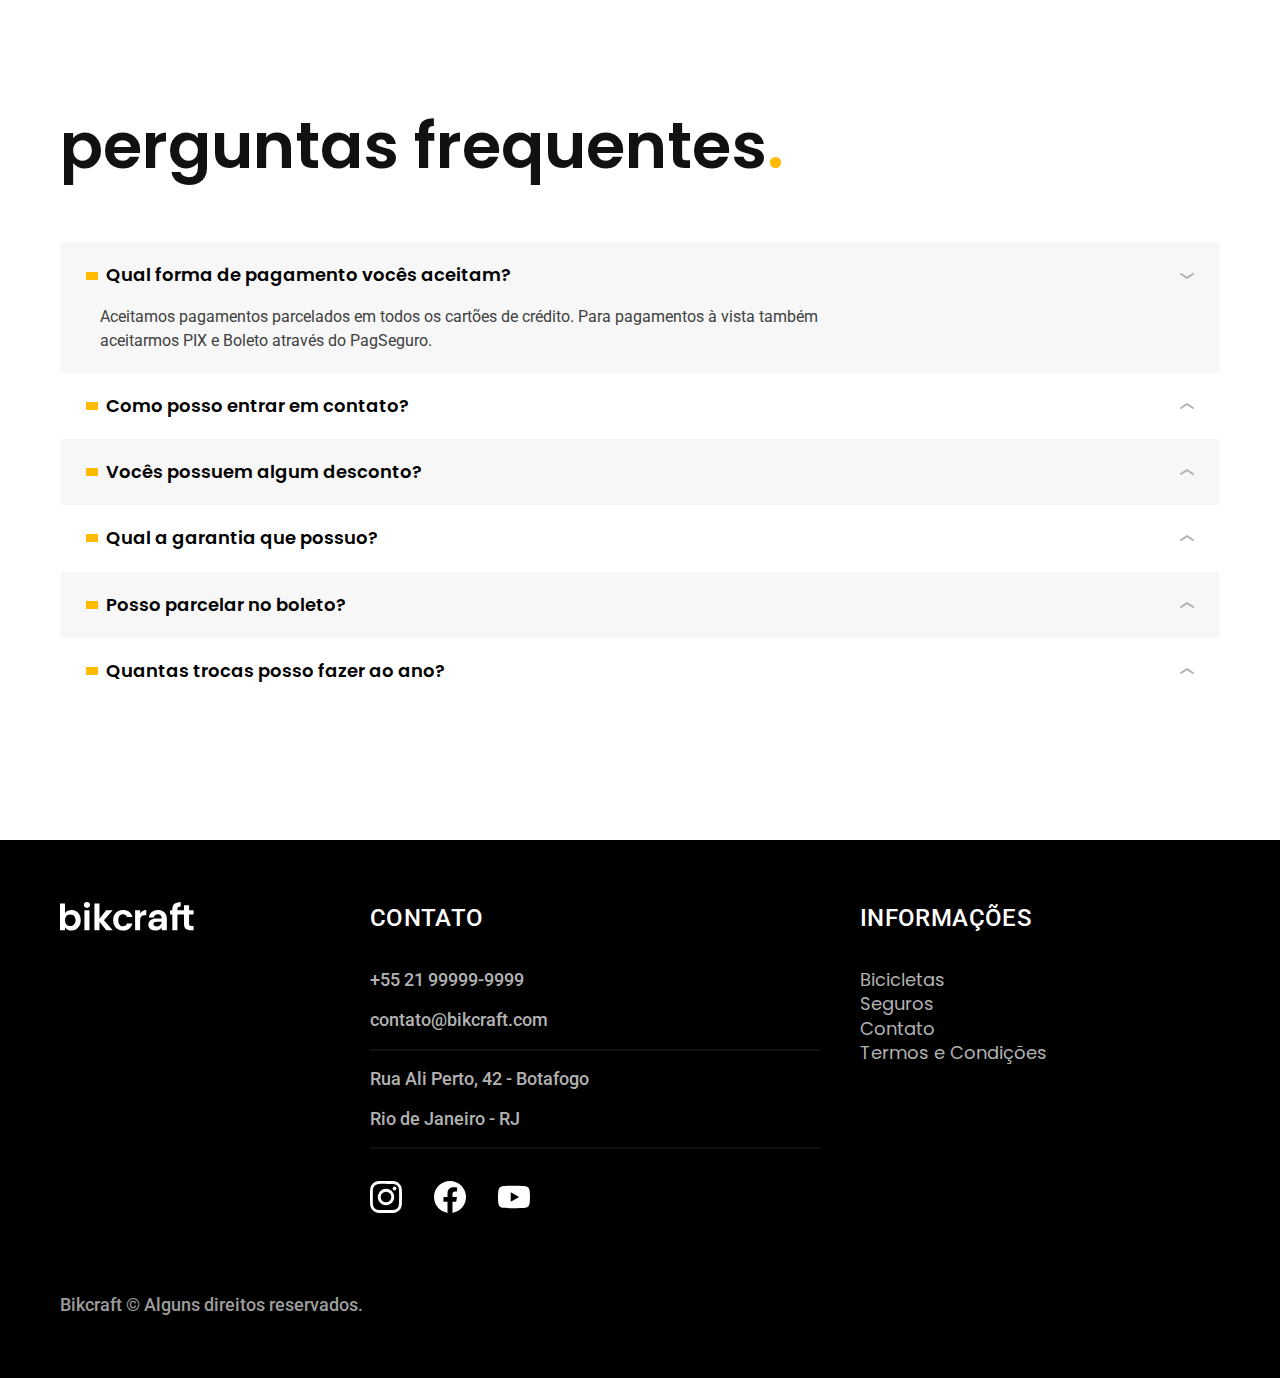
<file: seguros.html>
<!DOCTYPE html>
<html lang="pt-br">

<head>
  <meta charset="UTF-8">
  <meta http-equiv="X-UA-Compatible" content="IE=edge">
  <meta name="viewport" content="width=device-width, initial-scale=1.0">
  <title>Seguros | Bikcraft</title>
  <meta name="description" content="Seguros">
  <link rel="icon" href="./favicon.svg" type="image/svg+xml">
  <link rel="preload" href="./css/style.min.css" as="style">
  <link rel="stylesheet" href="./css/style.min.css">
  <link rel="preconnect" href="https://fonts.googleapis.com">
  <link rel="preconnect" href="https://fonts.gstatic.com" crossorigin>
  <link href="https://fonts.googleapis.com/css2?family=Merriweather:ital,wght@1,900&family=Poppins:wght@400;600&family=Roboto:wght@400;500&display=swap" rel="stylesheet">
  <script>document.documentElement.classList.add('js');</script>
  <script>document.documentElement.classList.add('js')</script>
</head>

<body id="seguros">
  <header class="header-bg">
    <div class="header container">
      <a href="./"><img src="./img/bikcraft.svg" alt="Bikcraft">
      </a>

      <nav aria-label="primaria">
        <ul class="header-menu font-1-m cor-0">
          <li><a href="./bicicletas.html">Bicicletas</a></li>
          <li><a href="./seguros.html">Seguros</a></li>
          <li><a href="./contato.html">Contato</a></li>
        </ul>
      </nav>
    </div>
  </header>

  <main class="seguros-bg">
    <div class="titulo-bg">
      <div class="titulo container">
        <p class="font-2-l-b cor-5">Escolha o seguro</p>
        <h1 class="font-1-xxl cor-0">você seguro<span class="cor-p1">.</span></h1>
      </div>
    </div>

    <div class="seguros container">
      <div class="seguros-item fadeInLeft" data-anime="200">
        <h3 class="font-1-xl cor-6"> PRATA</h3>
        <span class="font-1-xl cor-0">R$ 199 <span class="font-1-xs cor-6">mensal</span></span>
        <ul class="font-2-m cor-0">
          <li>Duas trocas por ano</li>
          <li> Assistência técnica</li>
          <li>Suporte 08h às 18h</li>
          <li>Cobertura estadual</li>
        </ul>
        <a class="botao secundario" href="./orcamento.html?tipo=seguro&produto=prata">Inscreva-se</a>
      </div>
      <div class="seguros-item fadeInRight" data-anime="400">
        <h3 class="font-1-xl cor-p1"> OURO</h3>
        <span class="font-1-xl cor-0">R$ 299 <span class="font-1-xs cor-6">mensal</span></span>
        <ul class="font-2-m cor-0">
          <li>Cinco trocas por ano</li>
          <li>Assistência especial</li>
          <li>Suporte 24h</li>
          <li>Cobertura nacional</li>
          <li>Desconto em parceiros</li>
          <li>Acesso ao Clube Bikcraft</li>
        </ul>
        <a class="botao" href="./orcamento.html?tipo=seguro&produto=ouro">Inscreva-se</a>
      </div>
  </main>

  <article class="vantagens-bg">
    <div class="vantagens container">
      <h2 class="font-1-xxl cor-0">vantagens<span class="cor-p1">.</span></h2>
      <ul>
        <li>
          <img src="./img/icones/eletrica.svg" alt="">
          <h3 class="font-1-l cor-0">Reparo Elétrico</h3>
          <p class="font-2-s cor-5">Garantimos o reparo completo do seu motor em caso de falhas. Sabemos que falhas são raras, mas estamos aqui para caso ocorra.</p>
        </li>
        <li>
          <img src="./img/icones/carbono.svg" alt="">
          <h3 class="font-1-l cor-0">Carbono</h3>
          <p class="font-2-s cor-5">Nossos quadros são feitos para durar para sempre. Mas caso algo ocorra, ficamos felizes em reparar.</p>
        </li>
        <li>
          <img src="./img/icones/sustentavel.svg" alt="">
          <h3 class="font-1-l cor-0">Sustentável</h3>
          <p class="font-2-s cor-5">Trabalhamos com a filosofia de desperdício zero. Qualquer parte defeituosa é reciclada e reutilizada em outro projeto.</p>
        </li>
        <li>
          <img src="./img/icones/rastreador.svg" alt="">
          <h3 class="font-1-l cor-0">Rastreador</h3>
          <p class="font-2-s cor-5">Utilizamos o GPS da sua Bikcraft em conjunto com especialistas em segurança para efetuarmos a recuperação.</p>
        </li>
        <li>
          <img src="./img/icones/seguro.svg" alt="">
          <h3 class="font-1-l cor-0">Segurança</h3>
          <p class="font-2-s cor-5">Com o seguro Bikcraft você pode ficar tranquilo em saber que o seu dinheiro não será perdido em casos de roubo.</p>
        </li>
        <li>
          <img src="./img/icones/velocidade.svg" alt="">
          <h3 class="font-1-l cor-0">Rapidez</h3>
          <p class="font-2-s cor-5">A sua Bikcraft ficará pronta para uso no mesmo dia, caso você traga ela para ser reparada em uma das filiais.</p>
        </li>
      </ul>
    </div>

  </article>

  <article class="perguntas container">
    <h2 class="font-1-xxl">perguntas frequentes<span class="cor-p1">.</span></h2>
    <dl>
      <div>
        <dt><button class="font-1-m-b" aria-controls="pergunta1" aria-expanded="true">Qual forma de pagamento vocês aceitam?</button></dt>
        <dd id="pergunta1" class="font-2-s cor-9 ativa">Aceitamos pagamentos parcelados em todos os cartões de crédito. Para pagamentos à vista também aceitarmos PIX e Boleto através do PagSeguro.</dd>
      </div>
      <div>
        <dt> <button class="font-1-m-b" aria-controls="pergunta2" aria-expanded="false">Como posso entrar em contato?</button></dt>
        <dd id="pergunta2" class="font-2-s cor-9">Aceitamos pagamentos parcelados em todos os cartões de crédito. Para pagamentos à vista também aceitarmos PIX e Boleto através do PagSeguro.</dd>
      </div>
      <div>
        <dt><button class="font-1-m-b" aria-controls="pergunta3" aria-expanded="false">Vocês possuem algum desconto?</button></dt>
        <dd id="pergunta3" class="font-2-s cor-9">Aceitamos pagamentos parcelados em todos os cartões de crédito. Para pagamentos à vista também aceitarmos PIX e Boleto através do PagSeguro.</dd>
      </div>
      <div>
        <dt><button class="font-1-m-b" aria-controls="pergunta4" aria-expanded="false">Qual a garantia que possuo?</button></dt>
        <dd id="pergunta4" class="font-2-s cor-9">Aceitamos pagamentos parcelados em todos os cartões de crédito. Para pagamentos à vista também aceitarmos PIX e Boleto através do PagSeguro.</dd>
      </div>
      <div>
        <dt><button class="font-1-m-b" aria-controls="pergunta5" aria-expanded="false">Posso parcelar no boleto?</button></dt>
        <dd id="pergunta5" class="font-2-s cor-9">Aceitamos pagamentos parcelados em todos os cartões de crédito. Para pagamentos à vista também aceitarmos PIX e Boleto através do PagSeguro.</dd>
      </div>
      <div>
        <dt><button class="font-1-m-b" aria-controls="pergunta6" aria-expanded="false">Quantas trocas posso fazer ao ano?</button></dt>
        <dd id="pergunta6" class="font-2-s cor-9">Aceitamos pagamentos parcelados em todos os cartões de crédito. Para pagamentos à vista também aceitarmos PIX e Boleto através do PagSeguro.</dd>
      </div>
    </dl>
  </article>

  <footer class="footer-bg">
    <div class="footer container">
      <img src="./img/bikcraft.svg" alt="Bikcraft">
      <div class="footer-contato">
        <h3 class="font-2-l-b cor-0">Contato</h3>
        <ul class="font-2-m cor-5">
          <li><a href="tel:+5521999999999">+55 21 99999-9999</a></li>
          <li><a href="mailto:contato@bikcraft.com">contato@bikcraft.com</a></li>
          <li>Rua Ali Perto, 42 - Botafogo</li>
          <li>Rio de Janeiro - RJ</li>
        </ul>
        <div class="footer-redes">
          <a href="./"><img src="./img/redes/instagram.svg" alt="Instagram"></a>
          <a href="./"><img src="./img/redes/facebook.svg" alt="Facebook"></a>
          <a href="./"><img src="./img/redes/youtube.svg" alt="Youtube"></a>
        </div>
      </div>
      <div class="footer-informacoes">
        <h3 class="font-2-l-b cor-0">Informações</h3>
        <nav>
          <ul class="font-1-m cor-5">
            <li><a href="./bicicletas.html">Bicicletas</a></li>
            <li><a href="./segutos.html">Seguros</a></li>
            <li><a href="./contato.html">Contato</a></li>
            <li><a href="./termos.html">Termos e Condições</a></li>
          </ul>
        </nav>
      </div>
      <p class="footer-copy font-2-m cor-6">Bikcraft © Alguns direitos reservados.</p>
    </div>
  </footer>

  <script src="./js/plugins/simple-anime.js"></script>
  <script src="./js/script.js"></script>
</body>

</html>
</file>
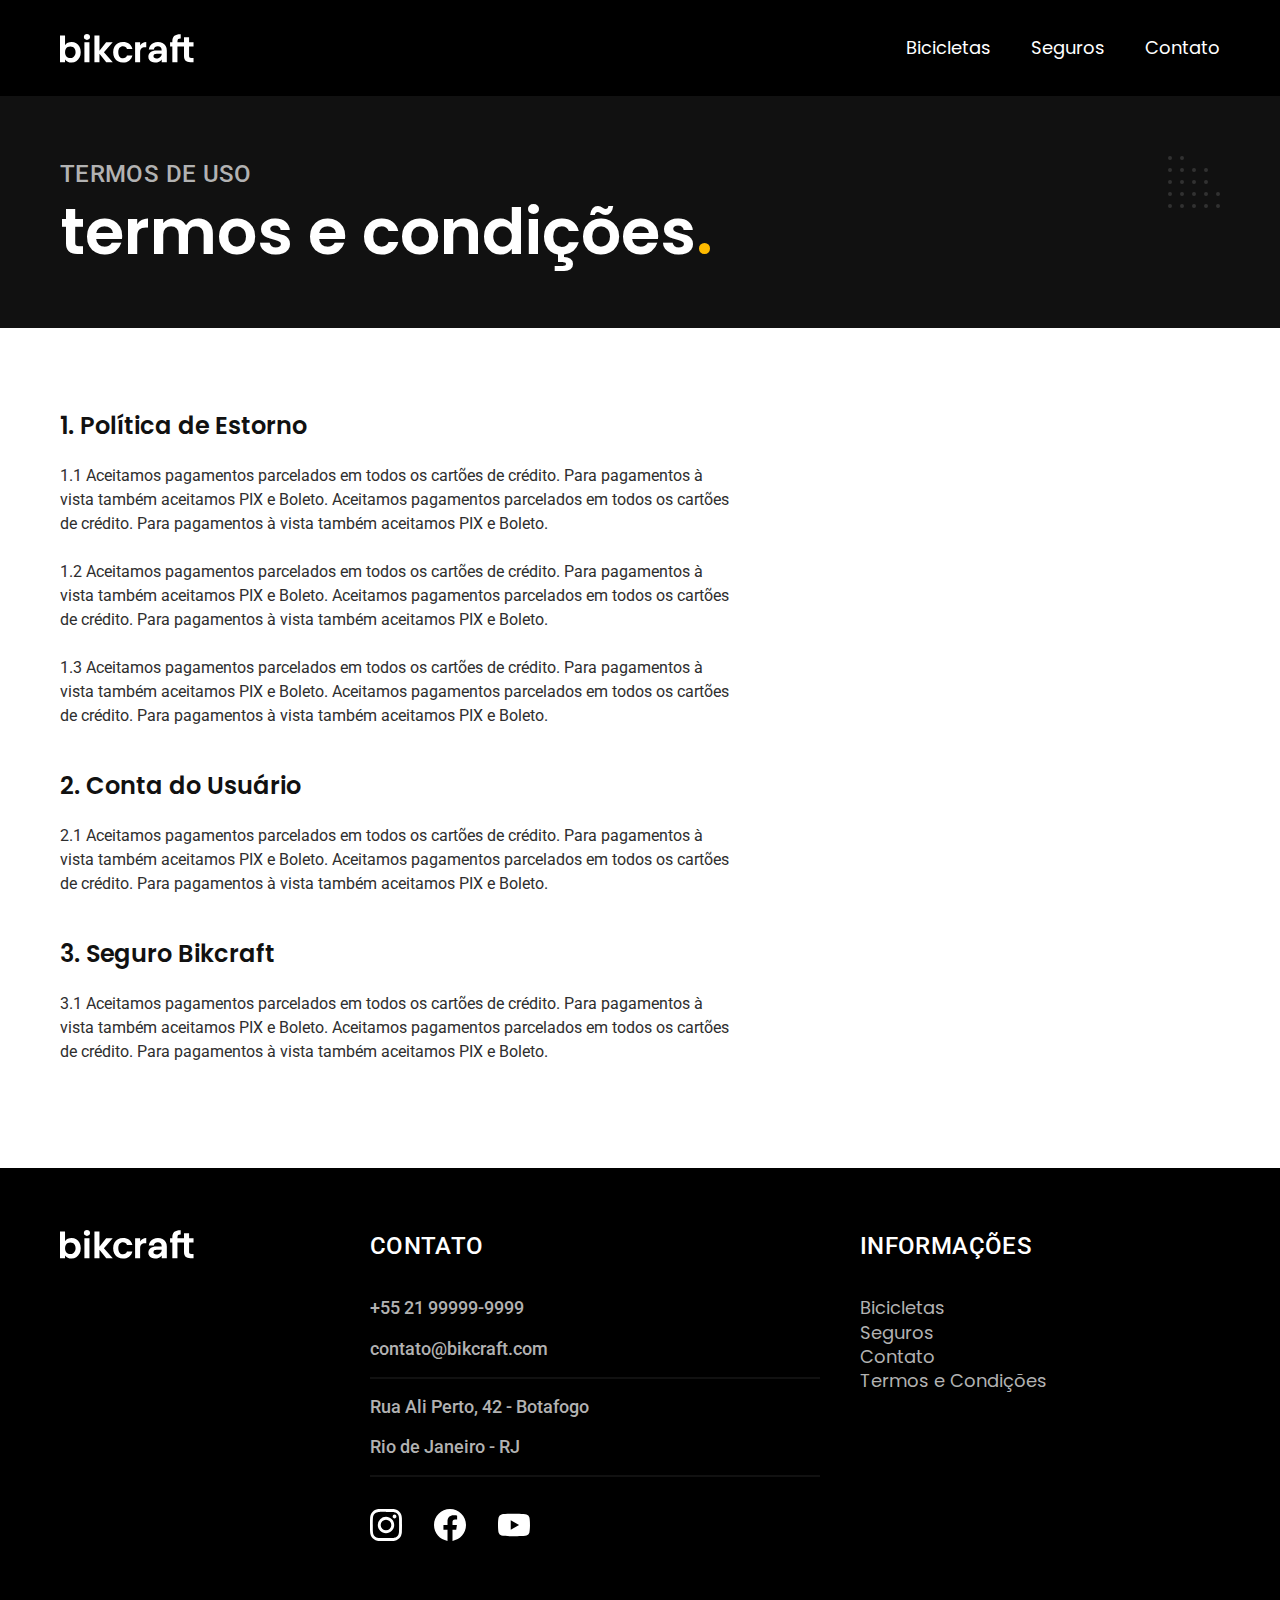
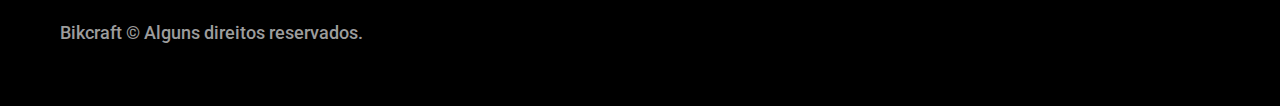
<file: termos.html>
<!DOCTYPE html>
<html lang="pt-br">

<head>
  <meta charset="UTF-8">
  <meta http-equiv="X-UA-Compatible" content="IE=edge">
  <meta name="viewport" content="width=device-width, initial-scale=1.0">
  <title>Termos e Condições | Bikcraft</title>
  <meta name="description" content="Termos e Condições">
  <link rel="icon" href="./favicon.svg" type="image/svg+xml">
  <link rel="preload" href="./css/style.min.css" as="style">
  <link rel="stylesheet" href="./css/style.min.css">
  <link rel="preconnect" href="https://fonts.googleapis.com">
  <link rel="preconnect" href="https://fonts.gstatic.com" crossorigin>
  <link href="https://fonts.googleapis.com/css2?family=Merriweather:ital,wght@1,900&family=Poppins:wght@400;600&family=Roboto:wght@400;500&display=swap" rel="stylesheet">
  <script>document.documentElement.classList.add('js');</script>
  <script>document.documentElement.classList.add('js')</script>
</head>

<body id="termos">
  <header class="header-bg">
    <div class="header container">
      <a href="./"><img src="./img/bikcraft.svg" alt="Bikcraft">
      </a>

      <nav aria-label="primaria">
        <ul class="header-menu font-1-m cor-0">
          <li><a href="./bicicletas.html">Bicicletas</a></li>
          <li><a href="./seguros.html">Seguros</a></li>
          <li><a href="./contato.html">Contato</a></li>
        </ul>
      </nav>
    </div>
  </header>

  <main>
    <div class="titulo-bg">
      <div class="titulo container">
        <p class="font-2-l-b cor-5">Termos de uso</p>
        <h1 class="font-1-xxl cor-0">termos e condições<span class="cor-p1">.</span></h1>
      </div>

    </div>

    <div class="termos font-2-s cor-10 container">
      <h2 class="font-1-l cor-11">1. Política de Estorno</h2>
      <p>1.1 Aceitamos pagamentos parcelados em todos os cartões de crédito. Para pagamentos à vista também aceitamos PIX e Boleto. Aceitamos pagamentos parcelados em todos os cartões de crédito. Para pagamentos à vista também aceitamos PIX e Boleto.</p>
      <p>1.2 Aceitamos pagamentos parcelados em todos os cartões de crédito. Para pagamentos à vista também aceitamos PIX e Boleto. Aceitamos pagamentos parcelados em todos os cartões de crédito. Para pagamentos à vista também aceitamos PIX e Boleto.</p>
      <p>1.3 Aceitamos pagamentos parcelados em todos os cartões de crédito. Para pagamentos à vista também aceitamos PIX e Boleto. Aceitamos pagamentos parcelados em todos os cartões de crédito. Para pagamentos à vista também aceitamos PIX e Boleto.</p>
      <h2 class="font-1-l cor-11">2. Conta do Usuário</h2>
      <p>2.1 Aceitamos pagamentos parcelados em todos os cartões de crédito. Para pagamentos à vista também aceitamos PIX e Boleto. Aceitamos pagamentos parcelados em todos os cartões de crédito. Para pagamentos à vista também aceitamos PIX e Boleto.</p>
      <h2 class="font-1-l cor-11">3. Seguro Bikcraft</h2>
      <p>3.1 Aceitamos pagamentos parcelados em todos os cartões de crédito. Para pagamentos à vista também aceitamos PIX e Boleto. Aceitamos pagamentos parcelados em todos os cartões de crédito. Para pagamentos à vista também aceitamos PIX e Boleto.</p>
    </div>
  </main>

  <footer class="footer-bg">
    <div class="footer container">
      <img src="./img/bikcraft.svg" alt="Bikcraft">
      <div class="footer-contato">
        <h3 class="font-2-l-b cor-0">Contato</h3>
        <ul class="font-2-m cor-5">
          <li><a href="tel:+5521999999999">+55 21 99999-9999</a></li>
          <li><a href="mailto:contato@bikcraft.com">contato@bikcraft.com</a></li>
          <li>Rua Ali Perto, 42 - Botafogo</li>
          <li>Rio de Janeiro - RJ</li>
        </ul>
        <div class="footer-redes">
          <a href="./"><img src="./img/redes/instagram.svg" alt="Instagram"></a>
          <a href="./"><img src="./img/redes/facebook.svg" alt="Facebook"></a>
          <a href="./"><img src="./img/redes/youtube.svg" alt="Youtube"></a>
        </div>
      </div>
      <div class="footer-informacoes">
        <h3 class="font-2-l-b cor-0">Informações</h3>
        <nav>
          <ul class="font-1-m cor-5">
            <li><a href="./bicicletas.html">Bicicletas</a></li>
            <li><a href="./segutos.html">Seguros</a></li>
            <li><a href="./contato.html">Contato</a></li>
            <li><a href="./termos.html">Termos e Condições</a></li>
          </ul>
        </nav>
      </div>
      <p class="footer-copy font-2-m cor-6">Bikcraft © Alguns direitos reservados.</p>
    </div>
  </footer>
  <script src="./js/script.js"></script>
</body>

</html>
</file>
<file: css/style.min.css>
body{margin:0;font-family:Arial,Helvetica,sans-serif;color:#111}blockquote,dd,h1,h2,h3,h4,p,ul{margin:0}ul{padding:0;list-style:none}a{text-decoration:none;color:inherit}img{max-width:100%;height:auto;display:block}img[src$=".jpg"]{border-radius:4px}.font-1-xs{font:400 0.75rem/1.35 Poppins,sans-serif}.font-2-xs{font:400 0.875rem/1.43 Roboto,sans-serif}.font-1-s{font:400 1rem/1.5 Poppins,sans-serif}.font-2-s{font:400 1rem/1.5 Roboto,sans-serif}.font-1-m,.font-1-m-b{font:400 1.125rem/1.35 Poppins,sans-serif}.font-1-m-b{font-weight:600}.font-2-m{font:500 1.125rem/1.35 Roboto,sans-serif}.font-1-l{font:400 1.5rem/1.5 Poppins,sans-serif}.font-2-l,.font-2-l-b{font:400 1.5rem/1.5 Roboto,sans-serif}.font-2-l-b{font-weight:500;letter-spacing:.015em;text-transform:uppercase}.font-1-xl{font:600 2rem/1.25 Poppins,sans-serif}.font-2-xl{font:500 2rem/1.25 Roboto,sans-serif}.font-1-xxl{font:600 4rem/1.125 Poppins,sans-serif}@media (max-width:1200px){.font-1-xxl{font-size:3rem}.font-2-l,.font-2-l-b{font-size:1.125rem}}@media (max-width:800px){.font-1-xxl{font-size:2rem}.font-1-xl,.font-2-xl{font-size:1.5rem}}:root{--cor-0:#ffffff;--cor-1:#f7f7f7;--cor-2:#ededed;--cor-3:#dedede;--cor-4:#cccccc;--cor-5:#b2b2b2;--cor-6:#9c9c9c;--cor-7:#717171;--cor-8:#595959;--cor-9:#404040;--cor-10:#2e2e2e;--cor-11:#111111;--cor-12:#000000;--cor-p1:#ffbb00;--cor-p2:#e4a30b;--cor-p3:#a66f00;--cor-p4:#664400;--cor-p5:#332200}.cor-0{color:var(--cor-0)}.cor-1{color:var(--cor-1)}.cor-2{color:var(--cor-2)}.cor-3{color:var(--cor-3)}.cor-4{color:var(--cor-4)}.cor-5{color:var(--cor-5)}.cor-6{color:var(--cor-6)}.cor-7{color:var(--cor-7)}.cor-8{color:var(--cor-8)}.cor-9{color:var(--cor-9)}.cor-10{color:var(--cor-10)}.cor-11{color:var(--cor-11)}.cor-12{color:var(--cor-12)}.cor-p1{color:var(--cor-p1)}.cor-p2{color:var(--cor-p2)}.cor-p3{color:var(--cor-p3)}.cor-p4{color:var(--cor-p4)}.cor-p5{color:var(--cor-p5)}.js .fadeInDown{transform:translate3d(0,-20px,0)}.js .fadeInUp{transform:translate3d(0,20px,0)}.js .fadeInRight{transform:translate3d(20px,0,0)}.js .fadeInLeft{transform:translate3d(-20px,0,0)}.js [data-anime]{opacity:0}.js .anime{opacity:1;transform:none;transition:transform .8s,opacity .8s}.header-bg{background-color:var(--cor-12)}.header{display:flex;flex-wrap:wrap;gap:20px;justify-content:space-between;align-items:center;padding-top:20px;padding-bottom:20px}.header-menu{display:flex;flex-wrap:wrap;gap:40px}.header-menu a{padding:16px 0;display:inline-block;position:relative}.header-menu a:after{content:" ";display:block;height:2px;width:0%;background-color:var(--cor-0);margin-top:4px;position:absolute}.header-menu a.ativo::after,.header-menu a:hover::after{width:100%}@media(max-width:800px){.header-menu{gap:20px}.header-menu a{background-color:var(--cor-11);padding:12px 16px;border-radius:4px}.header-menu a:hover{background-color:var(--cor-10)}.header a:after{display:none}}@media(max-width:600px){.header-menu{gap:12px}.header-menu a{padding:8px 12px;font-size:14px}}.container{box-sizing:border-box;padding-left:20px;padding-right:20px;max-width:1200px;margin-left:auto;margin-right:auto}.botao{display:inline-block;padding:16px 32px;background:linear-gradient(#ffbf00,#f2a50c);border-radius:4px;box-shadow:0 1px 2px 0 rgb(0,0,0,.1);text-transform:uppercase;color:var(--cor-p5);font:600 1.125rem/1.35 Poppins,sans-serif;width:max-content;border:none;cursor:pointer}.botao:hover{background:linear-gradient(#ffb60d,#d18007)}.botao.secundario{background:var(--cor-10);color:var(--cor-2)}.botao.secundario:hover{background:var(--cor-9)}.botao.seta{display:seta;align-items:center}.botao.seta::after{content:"";display:inline-block;width:18px;height:10px;margin-left:12px;background:url(../img/icones/seta.svg);transform:.2s}.botao.seta:hover::after{transform:translateX(4px)}@media(max-width:600px){.botao{padding:12px 16px;font-size:1rem}}.titulo{background:url(../img/dec/top-right.svg) no-repeat top right 20px}.titulo-bg{padding-top:60px;padding-bottom:60px;background-color:var(--cor-11)}.titulo p{margin-bottom:4px}@media(max-width:800px){.titulo-bg{padding-top:40px;padding-bottom:40px}.titulo p{font-size:1rem;text-transform:lowercase;font-weight:400}}.intro-bg{background:var(--cor-12) url(../img/dec/bottom-left.svg) no-repeat bottom 160px left 20px;box-shadow:inset 0 -120px var(--cor-0)}.intro{display:grid;grid-template-columns:1fr 1fr;gap:0 40px}.intro-conteudo{align-self:end;padding-bottom:200px}.intro img{height:100%;width:100%;object-fit:cover;border-radius:4px}.intro h1{margin-bottom:32px}.intro p{margin-bottom:20px}@media(max-width:800px){.intro-bg{background:var(--cor-11);padding-top:40px;box-shadow:inset 0 -60px var(--cor-0)}.intro{grid-template-columns:1fr;gap:32px}.intro-conteudo{padding-bottom:0}.intro h1{margin-bottom:16px}.intro img{height:300px;width:100%}}.bicicletas-lista{padding-top:60px;padding-bottom:120px}.bicicletas-lista h2{margin-bottom:40px}.bicicletas-lista ul{display:flex;gap:40px;padding:0 20px 20px 20px;max-width:1400px;margin-left:auto;margin-right:auto;overflow-x:auto}#bicicleta .bicicletas-lista ul{padding:0 0 20px 0}.bicicletas-lista li{min-width:280px}.bicicletas-lista a{display:block}.bicicletas-lista img{margin-bottom:16px}.bicicletas-lista h3{margin-bottom:8px;display:flex;align-items:center}.bicicletas-lista h3::before{content:" ";display:inline-block;height:8px;width:12px;background-color:var(--cor-p1);margin-right:8px;transition:width .2s}.bicicletas-lista a:hover h3::before{width:24px}.tecnologia-bg{background:var(--cor-11);box-shadow:inset 0 80px var(--cor-0),inset 0 -80px var(--cor-0)}.tecnologia{display:grid;grid-template-columns:1fr 1fr;gap:40px}.tecnologia-imagem img{width:100%;height:100%;object-fit:cover;object-position:left}.tecnologia-conteudo{padding-top:160px;padding-bottom:160px}.tecnologia-conteudo>span{margin-bottom:20px;display:block}.tecnologia-conteudo h2{margin-bottom:32px}.tecnologia-conteudo>p{margin-bottom:20px}.tecnologia a{margin-bottom:80px}.tecnologia-vantagens{display:flex;gap:40px}.tecnologia-vantagens h3{margin-bottom:8px;width:max-content}.tecnologia-vantagens img{width:24px;margin-bottom:8px}@media(max-width:800px){.tecnologia-bg{box-shadow:initial}.tecnologia{grid-template-columns:1fr}.tecnologia-conteudo{padding-top:60px;padding-bottom:60px}.tecnologia-imagem{display:none}.tecnologia a{margin-bottom:60px}}@media(max-width:600px){.tecnologia-vantagens{flex-direction:column}}.link{display:inline-block;color:var(--cor-p1);font:500 1.5rem/1.5 Poppins,sans serif;text-transform:uppercase}.link::after{content:"";display:block;width:100%;height:4px;background-color:currentColor}.link:hover{color:var(--cor-0)}.parceiros{padding-top:60px;padding-bottom:120px}.parceiros h2{margin-bottom:60px}.parceiros ul{padding:0 20px;max-width:1400px;display:grid;grid-template-columns:repeat(4,1fr);margin:0 auto}.parceiros li{display:flex;padding:32px;border-left:2px solid var(--cor-2)}.parceiros img{margin:auto}.parceiros li:first-child,.parceiros li:nth-child(5){border-left:none}.parceiros li:nth-child(n+5){border-top:2px solid var(--cor-2)}@media(max-width:800px){.parceiros{padding-bottom:60px}.parceiros h2{margin-bottom:20px}.parceiros ul{grid-template-columns:repeat(2,1fr)}.parceiros li{padding:20px}.parceiros li:nth-child(n+3){border-top:2px solid var(--cor-2)}.parceiros li:nth-child(odd){border-left:none}}.depoimento{display:grid;grid-template-columns:1fr 1fr;background-color:var(--cor-p1);overflow:hidden}.depoimento img{width:100%;height:100%;object-fit:cover;border-radius:0}.depoimento-conteudo{padding:40px 40px 80px 80px;align-self:end;background:url(../img/dec/bottom-right-p.svg) no-repeat bottom 40px right 40px}.depoimento-conteudo p{max-width:32ch;font-family:Merriweather,serif;margin-bottom:32px;font-style:italic;font-weight:900;position:relative}.depoimento-conteudo p::after,.depoimento-conteudo p::before{font-size:5rem;color:var(--cor-p2);position:absolute}.depoimento-conteudo p::before{content:'“';left:-50px;top:-20px}.depoimento-conteudo p::after{content:'”'}@media (min-width:1200px){.depoimento img{max-height:520px}}@media (max-width:800px){.depoimento{grid-template-columns:1fr;text-align:center}.depoimento img{max-height:200px}.depoimento-conteudo{padding:40px 20px;justify-self:center}}.seguros-bg{background-color:var(--cor-11)}.seguros{padding-top:60px;padding-bottom:60px;display:grid;grid-template-columns:1fr 1fr;gap:40px;align-items:center}#seguros .seguros{padding-top:0}.seguros h2{grid-column:1/-1}.seguros-item{background:var(--cor-12);padding:32px 32px 32px 60px;display:grid;grid-template-columns:1fr auto;border-radius:4px}.seguros-item h3{margin-bottom:40px}.seguros-item span{grid-column:2;display:block;text-align:right}.seguros-item ul{grid-column:1/-1;margin-bottom:32px}.seguros-item li{display:flex;align-items:center;position:relative}.seguros-item li+li{margin-top:20px}.seguros-item li::before{content:"";display:inline-block;width:13px;height:9px;background-image:url(../img/icones/lista.svg);position:absolute;left:-21px}.seguros-item a{grid-column:1/-1}@media(max-width:800px){.seguros{grid-template-columns:1fr}}.footer-bg{background-color:var(--cor-12)}.footer{display:grid;grid-template-columns:3fr 5fr 4fr;gap:40px;padding-top:60px;padding-bottom:60px}.footer h3{margin-bottom:32px}.footer-contato ul{margin-bottom:32px}.footer-contato li:nth-child(2n)::after{content:"";display:block;max-width:360;height:2px;background:var(--cor-11);margin-top:16px}.footer-contato li{margin-bottom:16px}.footer-redes{display:flex;gap:32px}.footer a:hover{color:var(--cor-0)}.footer-copy{grid-column:1/-1;margin-top:40px}@media(max-width:800px){.footer>img{display:none}.footer{grid-template-columns:1fr 1fr}}@media(max-width:600px){.footer{grid-template-columns:1fr;gap:60px}.footer-copy{margin-top:0}}.termos{padding-top:80px;padding-bottom:80px}.termos h2{font-weight:600;margin-bottom:20px}.termos p+h2{margin-top:40px}.termos p{margin-bottom:24px;max-width:75ch}.bicicletas-bg{background:linear-gradient(to right,var(--cor-0) 20%,var(--cor-11) 0)}.bicicletas{display:grid;grid-template-columns:1fr 1fr;gap:40px;padding-top:60px;padding-bottom:60px;background:url(../img/dec/top-right.svg) no-repeat top 40px right 20px}.bicicletas-imagem{display:grid}.bicicletas-imagem img{grid-area:1/1}.bicicletas-imagem span{grid-area:1/1;place-self:start end;margin-top:20px;border-radius:4px 0 0 4px;background:var(--cor-12);display:inline-block;padding:8px 18px 8px 8px;top:20px;right:0}.bicicletas-conteudo{display:grid;grid-template-columns:1fr auto;align-content:start}.bicicletas h2,p{grid-column:1/-1}.bicicletas h2{margin-bottom:20px}.bicicletas h2::before{content:"";display:block;width:12px;height:8px;background-color:var(--cor-p1);margin-bottom:8px}.bicicletas p{margin-bottom:32px}.bicicletas a{place-self:end}.bicicletas li{display:flex;align-items:center}.bicicletas ul{display:grid;gap:16px}.bicicletas-conteudo img{width:24px;margin-right:8px}@media(max-width:800px){.bicicletas-bg{background:linear-gradient(to right,var(--cor-0) 20%)}.bicicletas{grid-template-columns:1fr;gap:20px;padding-top:40px;padding-bottom:40px}}@media(max-width:600px){.bicicletas-conteudo{grid-template-columns:1fr}.bicicletas ul{font-size:1rem;grid-template-columns:1fr 1fr;margin-bottom:32px}.bicicletas a{place-self:start}}.vantagens-bg{background-color:var(--cor-12);--padding:120px}.vantagens{padding-top:var(--padding);padding-bottom:var(--padding)}.vantagens h2{margin-bottom:60px}.vantagens ul{display:grid;grid-template-columns:repeat(auto-fit,minmax(280px,max-content));gap:40px 80px}.vantagens h3,.vantagens img{margin-bottom:8px}@media(max-width:800px){.vantagens-bg{--padding:60px}.vantagens h2{margin-bottom:40px}.vantagens ul{gap:20px}}.perguntas{padding-top:120px;padding-bottom:120px}.perguntas h2{margin-bottom:60px}.perguntas dl>div{padding:20px;border-radius:4px}.perguntas dl>div:nth-child(odd){background-color:var(--cor-1)}.perguntas button{display:grid;grid-template-columns:auto 1fr auto;align-items:center;gap:8px;cursor:pointer;border-style:none;background:0 0;width:100%;text-align:left}.perguntas button::before{content:"";display:inline-block;width:12px;height:8px;background-color:var(--cor-p1)}.perguntas button::after{content:"";display:inline-block;width:14px;height:6px;background:url(../img/icones/seta-abrir.svg);transition:.3s}.js .perguntas button[aria-expanded=true]::after,.perguntas button:hover::after{transform:rotate(180deg)}.js .perguntas dd{display:none}.js .perguntas dd.ativa{display:block}.perguntas dd{padding-left:20px;padding-top:16px;max-width:80ch}@media(max-width:800px){.perguntas{padding-top:60px;padding-bottom:60px}.perguntas h2{margin-bottom:40px}}.bicicleta{display:grid;grid-template-columns:1fr 1fr;align-items:start;gap:40px;padding-top:60px;padding-bottom:60px}#bicicleta .titulo p{text-transform:uppercase}.bicicleta-imagens{display:flex;flex-wrap:wrap;gap:20px}.bicicleta-imagens img{flex:1;min-width:200px}.bicicleta-imagens img:first-child{min-width:100%}.bicicleta-conteudo>p{margin-bottom:32px}.bicicleta-comprar{display:grid;grid-template-columns:max-content auto;align-items:center;justify-items:start;gap:8px 12px;margin-bottom:40px}.bicicleta-comprar a{grid-row:span 2}.bicicleta-comprar span{display:flex;align-items:center;background-color:var(--cor-12);gap:8px;padding:4px 8px;border-radius:4px}.bicicleta-conteudo h2{text-transform:uppercase;letter-spacing:.015em;margin-bottom:12px}.bicicleta-ficha,.bicicleta-info{padding:32px;background-color:var(--cor-12);border-radius:4px}.bicicleta-info{margin-bottom:40px;display:grid;grid-template-columns:1fr 1fr;gap:32px}.bicicleta-info img{width:24px;margin-bottom:8px}.bicicleta-info h3{margin-bottom:8px}.bicicleta-ficha li{padding:4px 0;display:flex;justify-content:space-between;border-bottom:1px solid var(--cor-11)}.bicicleta-ficha li:last-child{border-bottom:none}.bicicleta-ficha span{color:var(--cor-6)}@media(max-width:800px){.bicicleta{grid-template-columns:1fr;padding-top:40px;padding-bottom:40px}.bicicleta-imagens{grid-row:2}}@media(max-width:400px){.bicicleta-info{grid-template-columns:1fr}.bicicleta-comprar{grid-template-columns:1fr}}.seguro-bg{background-color:var(--cor-11);box-shadow:inset 0 120px var(--cor-0),inset 0 -120px var(--cor-12)}.seguro{display:grid;grid-template-columns:1fr 1fr;gap:40px}.seguro-imagem img{width:100%;height:100%;object-fit:cover}.seguro-conteudo{padding-top:180px;padding-bottom:180px}.seguro h2{margin-bottom:32px}.seguro p{margin-bottom:20px}@media(max-width:800px){.seguro-bg{box-shadow:inset 0 -60px var(--cor-12)}.seguro{grid-template-columns:1fr}.seguro-conteudo{grid-row:1;padding-bottom:0;padding-top:40px}}#contato{background:linear-gradient(var(--cor-11) 600px,var(--cor-1) 0)}.contato{display:grid;grid-template-columns:5fr 7fr}.contato-dados,.contato-formulario{padding:60px;box-shadow:0 1px 2px rgba(0,0,0,.1)}.contato-dados{background:var(--cor-12) url(../img/dec/bottom-left.svg) no-repeat bottom 20px left 20px;border-radius:5px 0 0 5px}.contato-formulario{background:var(--cor-0) url(../img/dec/bottom-right.svg) no-repeat bottom 20px right 20px;border-radius:0 5px 5px 0}.contato-dados h2{margin-bottom:60px}.contato-endereco{margin-bottom:32px;padding-left:28px;background:url("../img/icones/local.svg") no-repeat 0 2px}.contato-endereco p{margin-bottom:8px}.contato-meios a{display:block;max-width:max-content;margin-bottom:8px;padding-left:28px}.contato-meios a:hover{color:var(--cor-0)}.contato-meios a:first-child{background:url(../img/icones/email.svg) no-repeat 0 2px}.contato-meios a:nth-child(2){margin-bottom:32px}.contato-meios a:nth-child(3){background:url(../img/icones/telefone.svg) no-repeat 0 2px;margin-bottom:60px}.contato-redes{display:flex;gap:32px;padding-left:28px}@media (max-width:800px){.contato{grid-template-columns:1fr}.contato-dados,.contato-formulario{padding:20px}.contato-dados{border-radius:5px 5px 0 0;background:var(--cor-12)}.contato-formulario{border-radius:0 0 5px 5px}.contato-dados h2,.contato-meios a:nth-child(3){margin-bottom:32px}.contato-redes{margin-bottom:32px;background:url("../img/icones/telefone.svg") no-repeat 0 2px;margin-bottom:12px}}.lojas{display:grid;grid-template-columns:1fr 1fr;gap:0 40px;padding-top:120px;padding-bottom:120px}.lojas h2{grid-column:1/-1;margin-bottom:60px}.lojas img{border-radius:4px 4px 0 0}.lojas-item{border-radius:4px;background:var(--cor-0);box-shadow:0 1px 2px rgba(0,0,0,.1)}.lojas-conteudo{display:grid;grid-template-columns:1fr 1fr;gap:32px 16px;padding:32px}.lojas-conteudo h3,.lojas-tempo{grid-column:1/-1}.lojas-dados{display:grid;gap:8px;border-left:2px solid var(--cor-2);padding-left:12px}.lojas-tempo{display:flex;align-items:center;gap:8px}@media (max-width:800px){.lojas{gap:20px;padding-top:60px;padding-bottom:60px}.lojas h2{margin-bottom:32px}.lojas-conteudo{grid-template-columns:1fr}}@media (max-width:600px){.lojas{grid-template-columns:1fr}}.form{display:grid;grid-template-columns:1fr 1fr;gap:20px}.form .col-2{grid-column:span 2}.form label{display:block;font:400 1rem/1.5 Poppins,sans-serif;margin-bottom:4px}.form input[type=email],.form input[type=text],.form textarea{font:400 1rem/1.5 Roboto,sans-serif;background:var(--cor-1);border:1px solid var(--cor-2);padding:12px;border-radius:4px;width:100%;box-sizing:border-box}.form input[type=email]:focus,.form input[type=text]:focus,.form textarea:focus{outline:0;border-color:var(--cor-p1);background:var(--cor-0)}@media(max-width:600px){.form{grid-template-columns:1fr}.form .col-2{grid-column:1}}#orcamento{background:linear-gradient(var(--cor-11) 600px,var(--cor-1) 0)}.orcamento{display:grid;grid-template-columns:5fr 7fr;padding-bottom:120px}.orcamento h2{text-transform:uppercase;position:relative;display:flex;align-items:center}.orcamento h2::before{content:"";display:inline-block;width:4px;height:8px;background-color:var(--cor-p1);position:absolute;left:-12px}.orcamento-dados,.orcamento-produto{padding:60px;box-shadow:0 1px 2px rgba(0,0,0,.1)}.orcamento-produto{border-radius:5px 0 0 5px;background:var(--cor-12) url(../img/dec/bottom-left.svg) no-repeat bottom 20px left 20px;display:grid;grid-template-columns:1fr 1fr;gap:20px;align-content:start}.orcamento-produto>*{grid-column:1/-1}.orcamento-produto>label{grid-column:initial}.orcamento-produto label{font:400 1rem/1.5 Poppins,sans-serif;color:var(--cor-4);background-color:var(--cor-10);padding:12px 16px;border-radius:4px;cursor:pointer;display:grid;grid-template-columns:auto 1fr auto;align-items:center;border:1px solid var(--cor-10)}.orcamento-produto input:checked+label{background:var(--cor-0);color:var(--cor-11)}.orcamento-produto label::before{content:"";display:inline-block;box-sizing:border-box;width:12px;height:12px;border:1px solid var(--cor-6);border-radius:50%;margin-right:8px}.orcamento-produto input:checked+label::before{border-color:var(--cor-7);box-shadow:inset 0 0 0 3px var(--cor-0),inset 0 0 0 6px var(--cor-7)}.orcamento-produto label:hover{background-color:var(--cor-9);border-color:var(--cor-9)}.orcamento-produto input:focus+label{box-shadow:0 0 0 2px var(--cor-p1);border-color:var(--cor-12)}.orcamento-produto label span{display:none}.orcamento-produto input:checked+label span{display:inline-block}.orcamento-produto input{opacity:0;position:absolute;pointer-events:none}.orcamento-dados{border-radius:0 5px 5px 0;background:var(--cor-0) url(../img/dec/bottom-right.svg) no-repeat bottom 20px right 20px}.orcamento-conteudo{display:none}.orcamento-conteudo h2,.orcamento-dados h2:nth-of-type(n+2){margin-top:20px}#bikcraft:checked~#orcamento-bikcraft,#seguro:checked~#orcamento-seguro{display:grid;gap:20px}.orcamento-detalhes{display:none;background:var(--cor-0);padding:20px;grid-template-columns:1fr 1fr;border-radius:4px;align-items:center}.orcamento-detalhes li{display:flex;align-items:center;margin-bottom:8px}.orcamento-detalhes li img{width:16px;margin-right:8px}.orcamento-produto input:checked+label+.orcamento-detalhes{display:grid}@media (max-width:1200px){.orcamento-dados,.orcamento-produto{padding:32px}}@media (max-width:800px){.orcamento{grid-template-columns:1fr}.orcamento-produto{border-radius:5px 5px 0 0;background:var(--cor-12)}.orcamento-dados{border-radius:0 0 5px 5px}}@media (max-width:400px){.orcamento-produto{grid-template-columns:1fr}}
</file>
